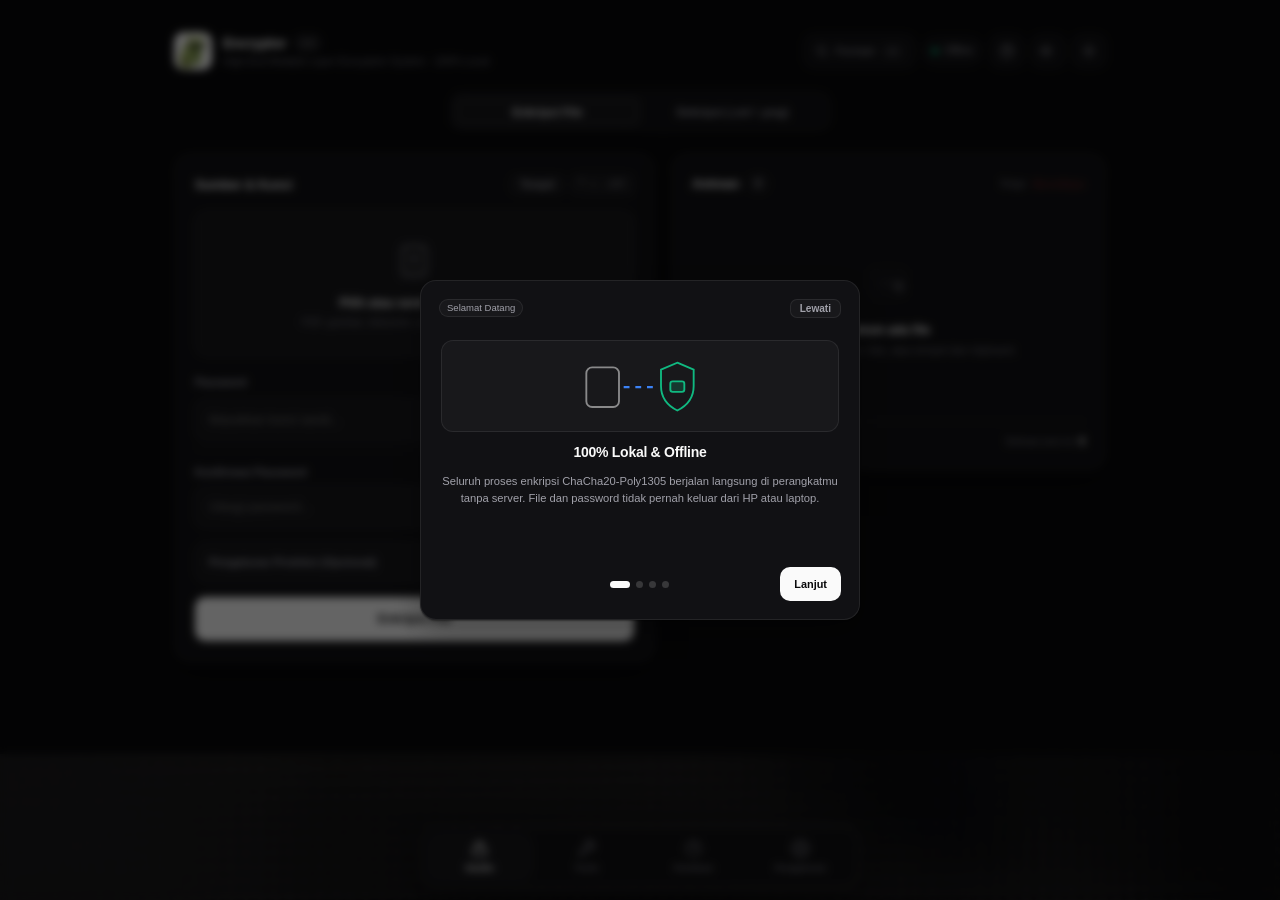
<file: index.html>
<!DOCTYPE html>
<html lang="id" data-theme="dark">
<head>
  <meta charset="UTF-8" />
  <meta name="viewport" content="width=device-width, initial-scale=1.0, maximum-scale=1.0, user-scalable=no, viewport-fit=cover" />
  <meta name="theme-color" content="#09090b" />
  <title>Encryptor — Offline File Encryption</title>
  <link rel="stylesheet" href="css/style.css" />
</head>
<body>
  <!-- Subtle Architectural Background -->
  <div id="bgImageLayer" class="bg-image-layer" aria-hidden="true"></div>
  <div id="bgGridLayer" class="bg-grid-layer" aria-hidden="true"></div>
  <div id="ambientLight" class="ambient-light" aria-hidden="true"></div>

  <!-- Main Layout -->
  <div class="app-shell">
    <!-- Minimalist Topbar -->
    <header class="topbar">
      <div class="brand">
        <div class="brand-mark">
          <img src="assets/logo.png" alt="Logo" class="brand-logo-img" onerror="this.style.display='none'; document.getElementById('brandMarkSvg').style.display='block';" />
          <svg id="brandMarkSvg" style="display:none;" viewBox="0 0 24 24" fill="none" stroke="currentColor" stroke-width="2" stroke-linecap="round" stroke-linejoin="round">
            <rect x="4" y="11" width="16" height="10" rx="2.5"></rect>
            <path d="M8 11V7.5a4 4 0 0 1 8 0V11"></path>
          </svg>
        </div>
        <div class="brand-meta">
          <div class="brand-name-row">
            <h1 id="appNameText">Encryptor</h1>
            <span class="badge-subtle" id="appVersionText">4.5</span>
          </div>
          <p class="brand-sub">High-End Multiple Layer Encryption System &middot; 100% Local</p>
        </div>
      </div>

      <div class="topbar-actions">
        <button type="button" class="cmd-trigger-btn" id="btnOpenCmd" title="Menu Perintah Cepat (Ctrl+K)">
          <svg viewBox="0 0 24 24" fill="none" stroke="currentColor" stroke-width="1.8">
            <circle cx="11" cy="11" r="7"></circle>
            <line x1="20" y1="20" x2="16.65" y2="16.65"></line>
          </svg>
          <span>Perintah</span>
          <kbd>&#8984;K</kbd>
        </button>

        <span class="status-chip" id="securityStatusPill">
          <span class="status-dot"></span> Offline
        </span>
        
        <button type="button" class="icon-pill-btn" id="btnOpenGuide" title="Panduan & Blueprint Kriptografi" aria-label="Panduan">
          <svg viewBox="0 0 24 24" fill="none" stroke="currentColor" stroke-width="1.8">
            <circle cx="12" cy="12" r="9"></circle>
            <path d="M9.09 9a3 3 0 0 1 5.83 1c0 2-3 3-3 3"></path>
            <line x1="12" y1="17" x2="12.01" y2="17"></line>
          </svg>
        </button>



        <button type="button" class="icon-pill-btn" id="btnToggleSound" title="Suara UI" aria-label="Suara UI">
          <svg id="soundIconOn" viewBox="0 0 24 24" fill="none" stroke="currentColor" stroke-width="1.8">
            <polygon points="11 5 6 9 2 9 2 15 6 15 11 19 11 5"></polygon>
            <path d="M15.54 8.46a5 5 0 0 1 0 7.07"></path>
          </svg>
          <svg id="soundIconOff" style="display:none;" viewBox="0 0 24 24" fill="none" stroke="currentColor" stroke-width="1.8">
            <polygon points="11 5 6 9 2 9 2 15 6 15 11 19 11 5"></polygon>
            <line x1="22" y1="9" x2="16" y2="15"></line>
            <line x1="16" y1="9" x2="22" y2="15"></line>
          </svg>
        </button>

        <button type="button" class="icon-pill-btn" id="btnToggleTheme" title="Ganti Tema Terang/Gelap" aria-label="Ganti Tema">
          <svg id="themeIconSun" style="display:none;" viewBox="0 0 24 24" fill="none" stroke="currentColor" stroke-width="1.8">
            <circle cx="12" cy="12" r="4"></circle>
            <path d="M12 2v2M12 20v2M4.93 4.93l1.41 1.41M17.66 17.66l1.41 1.41M2 12h2M20 12h2M6.34 17.66l-1.41 1.41M19.07 4.93l-1.41 1.41"></path>
          </svg>
          <svg id="themeIconMoon" viewBox="0 0 24 24" fill="none" stroke="currentColor" stroke-width="1.8">
            <path d="M21 12.79A9 9 0 1 1 11.21 3 7 7 0 0 0 21 12.79z"></path>
          </svg>
        </button>
      </div>
    </header>

    <!-- Sliding Segmented Control -->
    <div class="segmented-wrap">
      <div class="segmented-control" id="modeTabs" role="tablist">
        <div class="segmented-indicator" id="tabIndicator"></div>
        <button type="button" class="seg-btn active" id="tabEncrypt" role="tab" aria-selected="true" data-mode="encrypt">
          Enkripsi File
        </button>
        <button type="button" class="seg-btn" id="tabDecrypt" role="tab" aria-selected="false" data-mode="decrypt">
          Dekripsi (.cel / .png)
        </button>
      </div>
    </div>

    <!-- Main 2-Column Studio Workspace -->
    <main class="studio-grid">
      <!-- Primary Action Surface -->
      <section class="surface-card">
        <div class="card-head">
          <h2 id="panelTitle">Sumber &amp; Kunci</h2>
          <div class="head-actions-inline">
            <button type="button" class="btn-chip-subtle" id="btnPasteClipboard" title="Tempel teks/gambar dari Clipboard">
              Tempel
            </button>
            <span class="mono-tag" id="modeBadgeExt">* &rarr; .cel</span>
          </div>
        </div>

        <!-- Magnetic Dropzone -->
        <div class="dropzone" id="dropzone" tabindex="0" role="button" aria-label="Pilih atau seret file">
          <div class="dropzone-art" id="dropzoneIllustration"></div>
          <p class="dropzone-title" id="dropzoneTitle">Pilih atau seret file ke sini</p>
          <p class="dropzone-sub" id="dropzoneSub">PDF, gambar, dokumen, arsip, atau tekan Ctrl+V</p>
          <input type="file" id="fileInput" multiple />
        </div>

        <!-- Credentials Form -->
        <form id="cryptoForm" class="form-stack" autocomplete="off" novalidate>
          <div class="field">
            <div class="field-top">
              <label for="passwordInput">Password</label>
              <div class="field-metrics">
                <span class="tabular-chip" id="crackTimeBadge">Crack: &mdash;</span>
                <span class="tabular-chip" id="entropyBadge">0 bit</span>
                <span class="strength-label" id="strengthText">Kosong</span>
              </div>
            </div>
            <div class="input-box">
              <input type="password" id="passwordInput" placeholder="Masukkan kunci sandi..." autocomplete="new-password" spellcheck="false" />
              <div class="input-inline-tools">
                <button type="button" class="inline-tool-btn" id="btnGenPassword" title="Buat Password Acak CSPRNG">
                  <svg viewBox="0 0 24 24" fill="none" stroke="currentColor" stroke-width="1.8"><path d="M13 2L3 14h9l-1 8 10-12h-9l1-8z"/></svg>
                </button>
                <button type="button" class="inline-tool-btn" id="btnCopyPassword" title="Salin Password">
                  <svg viewBox="0 0 24 24" fill="none" stroke="currentColor" stroke-width="1.8"><rect x="9" y="9" width="13" height="13" rx="2"/><path d="M5 15H4a2 2 0 0 1-2-2V4a2 2 0 0 1 2-2h9a2 2 0 0 1 2 2v1"/></svg>
                </button>
                <button type="button" class="inline-tool-btn toggle-vis-btn" data-target="passwordInput" title="Tampilkan/Sembunyikan">
                  <svg viewBox="0 0 24 24" fill="none" stroke="currentColor" stroke-width="1.8"><path d="M1 12s4-8 11-8 11 8 11 8-4 8-11 8-11-8-11-8z"/><circle cx="12" cy="12" r="3"/></svg>
                </button>
              </div>
            </div>
            <div class="meter-track" id="strengthBarTrack">
              <div class="meter-fill" id="strengthBarFill"></div>
            <div class="entropy-graph-wrap" id="entropyGraphWrap">
              <div class="entropy-graph-top">
                <span>Kurva Ketahanan Brute-Force</span>
                <strong id="entropyZoneLabel">Siaga</strong>
              </div>
              <svg class="entropy-svg" viewBox="0 0 280 54" preserveAspectRatio="none">
                <defs>
                  <linearGradient id="entGrad" x1="0" y1="0" x2="1" y2="0">
                    <stop offset="0%" stop-color="#ef4444" stop-opacity="0.28"/>
                    <stop offset="45%" stop-color="#f59e0b" stop-opacity="0.26"/>
                    <stop offset="75%" stop-color="#10b981" stop-opacity="0.28"/>
                    <stop offset="100%" stop-color="#3b82f6" stop-opacity="0.34"/>
                  </linearGradient>
                  <clipPath id="entClip"><rect id="entropyClipRect" x="0" y="0" width="8" height="54"/></clipPath>
                </defs>
                <path d="M 8 48 C 65 44, 130 22, 272 8" fill="none" stroke="var(--border-strong)" stroke-width="1.6" stroke-dasharray="3 3"/>
                <path d="M 8 48 C 65 44, 130 22, 272 8 L 272 52 L 8 52 Z" fill="url(#entGrad)" clip-path="url(#entClip)"/>
                <path d="M 8 48 C 65 44, 130 22, 272 8" fill="none" stroke="var(--accent)" stroke-width="2" clip-path="url(#entClip)"/>
                <line id="entropyGuideLine" x1="8" y1="48" x2="8" y2="52" stroke="var(--border-strong)" stroke-width="1"/>
                <circle id="entropyDotGlow" cx="8" cy="48" r="6" opacity="0.22"/>
                <circle id="entropyDot" cx="8" cy="48" r="3.2"/>
              </svg>
              <div class="avalanche-wrap">
                <div class="entropy-graph-top">
                  <span>Avalanche Effect (256-bit SHA-256)</span>
                  <strong id="avalanchePct" style="color:var(--accent);">0% bit flip</strong>
                </div>
                <canvas id="avalancheCanvas" class="avalanche-canvas" width="280" height="48"></canvas>
              </div>
            </div>
            </div>
          </div>

          <div class="collapsible-field" id="confirmPasswordGroup">
            <div class="collapsible-inner">
              <div class="field">
                <div class="field-top">
                  <label for="confirmPasswordInput">Konfirmasi Password</label>
                  <span class="match-label" id="matchText"></span>
                </div>
                <div class="input-box">
                  <input type="password" id="confirmPasswordInput" placeholder="Ulangi password..." autocomplete="new-password" spellcheck="false" />
                  <div class="input-inline-tools">
                    <button type="button" class="inline-tool-btn toggle-vis-btn" data-target="confirmPasswordInput" title="Tampilkan/Sembunyikan">
                      <svg viewBox="0 0 24 24" fill="none" stroke="currentColor" stroke-width="1.8"><path d="M1 12s4-8 11-8 11 8 11 8-4 8-11 8-11-8-11-8z"/><circle cx="12" cy="12" r="3"/></svg>
                    </button>
                  </div>
                </div>
              </div>
            </div>
          </div>

          <div class="notice-banner" id="weakPasswordBanner" style="display:none;">
            Entropi sandi rendah. Ketuk ikon petir (&#9889;) untuk membuat sandi acak 20 karakter.
          </div>

          <!-- Progressive Disclosure: Opt-In Protection Settings -->
          <div class="accordion" id="advancedAccordion">
            <button type="button" class="accordion-trigger" id="btnToggleAdvanced" aria-expanded="false">
              <span>Pengaturan Proteksi (Opsional)</span>
              <div class="accordion-right">
                <span class="tabular-chip" id="activeProtectionsBadge">Standar Lv 1</span>
                <svg class="chevron" viewBox="0 0 24 24" fill="none" stroke="currentColor" stroke-width="2"><polyline points="6 9 12 15 18 9"/></svg>
              </div>
            </button>
            <div class="accordion-body" id="advancedContent">
              <div class="accordion-inner">
                <!-- 1. Multi-Layer Cascade Level (Encrypt Only) -->
                <div class="setting-row" id="cascadeLevelRow">
                  <div class="setting-copy">
                    <strong>Multi-Layer Cascade</strong>
                    <span>Lapisan enkripsi berantai (Lv 3 + padding acak)</span>
                  </div>
                  <div class="level-pills" id="cascadeLevelPills">
                    <button type="button" class="level-btn active" data-level="1">Lv 1</button>
                    <button type="button" class="level-btn" data-level="2">Lv 2</button>
                    <button type="button" class="level-btn" data-level="3">Lv 3</button>
                  </div>
                </div>

                <!-- 2. Kunci Ganda Fisik (SHA-256 Keyfile — Encrypt & Decrypt) -->
                <div class="setting-block" id="keyfileBlock">
                  <label class="setting-row">
                    <div class="setting-copy">
                      <strong>Kunci Ganda Fisik (SHA-256 Keyfile)</strong>
                      <span>Gabungkan sandi dengan hash file fisik pilihan</span>
                    </div>
                    <input type="checkbox" id="keyfileToggle" class="toggle-switch" />
                  </label>
                  <div class="opt-subpanel" id="keyfilePanel">
                    <div class="opt-subpanel-inner">
                      <div class="file-pick-row">
                        <button type="button" class="btn-ghost-sm" id="btnPickKeyfile">Pilih Keyfile</button>
                        <span class="pick-label" id="keyfileNameLabel">Belum ada keyfile dipilih</span>
                        <button type="button" class="btn-clear-mini" id="btnClearKeyfile" style="display:none;">&#10005;</button>
                        <input type="file" id="keyfileInput" style="display:none;" />
                      </div>
                    </div>
                  </div>
                </div>

                <!-- 2B. 2-Part Split Key (Kunci Terbelah — Encrypt & Decrypt) -->
                <div class="setting-block" id="splitKeyBlock">
                  <label class="setting-row">
                    <div class="setting-copy">
                      <strong>2-Part Split Key (Kunci B)</strong>
                      <span>Wajibkan kunci kedua terpisah untuk membuka file</span>
                    </div>
                    <input type="checkbox" id="splitKeyToggle" class="toggle-switch" />
                  </label>
                  <div class="opt-subpanel" id="splitKeyPanel">
                    <div class="opt-subpanel-inner">
                      <input type="password" id="splitKeyInput" class="sub-input" placeholder="Masukkan Kunci Bagian B..." autocomplete="new-password" />
                    </div>
                  </div>
                </div>

                <!-- 2C. Penyamaran Nama File (Encrypt Only) -->
                <div class="setting-block" id="obfuscateBlock">
                  <label class="setting-row">
                    <div class="setting-copy">
                      <strong>Samarkan Nama File (.cel)</strong>
                      <span>Ubah nama luar menjadi acak atau samaran (misal ankxhjbak.cel)</span>
                    </div>
                    <input type="checkbox" id="obfuscateToggle" class="toggle-switch" />
                  </label>
                  <div class="opt-subpanel" id="obfuscatePanel">
                    <div class="opt-subpanel-inner">
                      <div class="level-pills" id="obfuscateModePills" style="width:100%;display:grid;grid-template-columns:repeat(3,1fr);">
                        <button type="button" class="level-btn active" data-obf="random">Acak</button>
                        <button type="button" class="level-btn" data-obf="system">Sistem</button>
                        <button type="button" class="level-btn" data-obf="custom">Kustom</button>
                      </div>
                      <input type="text" id="customAliasInput" class="sub-input" placeholder="Ketik nama samaran tanpa .cel..." style="display:none;" />
                    </div>
                  </div>
                </div>


                <!-- 3. Kapsul Waktu (Encrypt Only) -->
                <div class="setting-block" id="expiryBlock">
                  <label class="setting-row">
                    <div class="setting-copy">
                      <strong>Kapsul Waktu (Kedaluwarsa)</strong>
                      <span>Tolak dekripsi otomatis setelah tanggal tertentu</span>
                    </div>
                    <input type="checkbox" id="expiryToggle" class="toggle-switch" />
                  </label>
                  <div class="opt-subpanel" id="expiryPanel">
                    <div class="opt-subpanel-inner">
                      <input type="datetime-local" id="expiryInput" class="sub-input" />
                    </div>
                  </div>
                </div>

                <!-- 4. Duress Vault / File Pancingan (Encrypt Only) -->
                <div class="setting-block" id="duressBlock">
                  <label class="setting-row">
                    <div class="setting-copy">
                      <strong>Duress Vault (File Pancingan)</strong>
                      <span>Sembunyikan file umpan dengan password kedua</span>
                    </div>
                    <input type="checkbox" id="duressToggle" class="toggle-switch" />
                  </label>
                  <div class="opt-subpanel" id="duressPanel">
                    <div class="opt-subpanel-inner">
                      <div class="file-pick-row">
                        <button type="button" class="btn-ghost-sm" id="btnPickDuressFile">Pilih File Umpan</button>
                        <span class="pick-label" id="duressFileLabel">Belum ada file umpan</span>
                        <input type="file" id="duressFileInput" style="display:none;" />
                      </div>
                      <input type="password" id="duressPasswordInput" class="sub-input" placeholder="Password Pancingan (harus beda dari utama)..." autocomplete="new-password" />
                    </div>
                  </div>
                </div>

                <!-- 5. PNG Steganography (Encrypt Only) -->
                <div class="setting-block" id="stegoBlock">
                  <label class="setting-row">
                    <div class="setting-copy">
                      <strong>Kamuflase Gambar (PNG Steganography)</strong>
                      <span>Sisipkan .cel ke piksel gambar cover (.png)</span>
                    </div>
                    <input type="checkbox" id="stegoToggle" class="toggle-switch" />
                  </label>
                  <div class="opt-subpanel" id="stegoPanel">
                    <div class="opt-subpanel-inner">
                      <div class="file-pick-row">
                      <div class="stego-gauge-box" id="stegoGaugeBox" style="display:none;">
                        <div class="stego-ring-wrap">
                          <svg viewBox="0 0 44 44">
                            <circle cx="22" cy="22" r="18" fill="none" stroke="var(--border)" stroke-width="4"/>
                            <circle id="stegoGaugeArc" cx="22" cy="22" r="18" fill="none" stroke="#10b981" stroke-width="4" stroke-linecap="round" transform="rotate(-90 22 22)"/>
                          </svg>
                          <span id="stegoGaugePct">0%</span>
                        </div>
                        <div class="stego-gauge-detail" id="stegoGaugeDetail"></div>
                      </div>
                        <button type="button" class="btn-ghost-sm" id="btnPickCoverImg">Pilih Gambar Cover</button>
                        <span class="pick-label" id="coverImgLabel">Pilih foto PNG/JPG beresolusi cukup</span>
                        <input type="file" id="coverImgInput" accept="image/png,image/jpeg,image/webp" style="display:none;" />
                      </div>
                    </div>
                  </div>
                </div>

                <!-- 6. Multi-File Vault Bundle & CPU Benchmark -->
                <label class="setting-row" id="bundleToggleWrap">
                  <div class="setting-copy">
                    <strong>Arsip Brankas Tunggal (.cel)</strong>
                    <span>Gabungkan seluruh antrean ke dalam 1 file</span>
                  </div>
                  <input type="checkbox" id="bundleModeToggle" class="toggle-switch" />
                </label>

                <div class="setting-row">
                  <div class="setting-copy">
                    <strong>Kalibrasi CPU &amp; Auto-Wipe</strong>
                <div class="bench-graph-box" id="benchGraphBox" style="display:none;"></div>
                    <span><span id="statIterations">600K KDF</span> &middot; <span id="autoWipeBadge">Wipe 30s</span></span>
                  </div>
                  <button type="button" class="btn-ghost-sm" id="btnBenchmark">Kalibrasi</button>
                </div>
              </div>
            </div>
          </div>

          <!-- Primary CTA -->
          <div class="cta-stack">
            <button type="submit" class="btn-primary" id="btnStartProcess">
              <span id="btnStartLabel">Enkripsi File</span>
            </button>
            <button type="button" class="btn-danger" id="btnCancelProcess" style="display:none;">
              Batalkan Proses
            </button>
          </div>
        </form>

        <!-- Active Progress Panel -->
        <div class="progress-panel" id="cryptoVisualizer" style="display:none;">
          <div class="progress-head">
            <div class="progress-meta">
              <span class="progress-mode-pill" id="visualizerMode">ENCRYPT</span>
              <span class="progress-filename" id="visualizerFile">Memproses...</span>
            </div>
            <span class="progress-pct" id="visualizerPercent">0%</span>
          </div>
          <div class="progress-bar-track">
            <div class="progress-bar-fill" id="visualizerBarFill"></div>
          </div>
          <div class="progress-stage" id="visualizerStage">Inisialisasi...</div>
        </div>
      </section>

      <!-- Queue Surface -->
      <section class="surface-card queue-card">
        <div class="card-head">
          <div class="head-with-count">
            <h2>Antrean</h2>
            <span class="count-pill" id="queueBadge">0</span>
          </div>
          <div class="queue-head-right">
            <span class="session-pill" id="statSessionActivity">Siaga</span>
            <button type="button" class="btn-link-danger" id="btnRemoveAll" disabled>Bersihkan</button>
          </div>
        </div>

        <p class="gesture-hint" id="gestureHint" style="display:none;">
          Geser kartu ke kiri untuk hapus &middot; Geser kanan untuk simpan
        </p>

        <div class="queue-list" id="queueList">
          <div class="empty-state" id="queueEmptyState">
            <div class="empty-art" id="queueEmptyIllustration"></div>
            <p class="empty-title">Belum ada file</p>
            <p class="empty-sub">Tambahkan dokumen, foto, atau tempel dari clipboard.</p>
          </div>
        </div>

        <div class="queue-footer-stats">
          <span>Total antrean: <strong id="statQueueCount">0</strong></span>
          <span>Selesai sesi ini: <strong id="statProcessedCount">0</strong></span>
        </div>
      </section>
    </main>
  </div>

  <!-- Slide-Over Drawer (Inspector & Preview) -->
  <div id="drawerBackdrop" class="drawer-backdrop" aria-hidden="true">
    <aside class="drawer-panel" role="dialog" aria-modal="true" aria-labelledby="drawerTitle">
      <div class="drawer-handle"></div>
      <div class="drawer-header">
        <div>
          <h3 id="drawerTitle">Inspektur</h3>
          <p id="drawerSubtitle" class="drawer-sub">Detail file lokal</p>
        </div>
        <button type="button" class="icon-pill-btn" id="btnCloseDrawer" aria-label="Tutup panel">
          <svg viewBox="0 0 24 24" fill="none" stroke="currentColor" stroke-width="2">
            <line x1="18" y1="6" x2="6" y2="18"></line>
            <line x1="6" y1="6" x2="18" y2="18"></line>
          </svg>
        </button>
      </div>
      <div class="drawer-body" id="drawerBody"></div>
    </aside>
  </div>

  <!-- Command Palette (Ctrl+K) -->
  <div id="cmdBackdrop" class="cmd-backdrop" aria-hidden="true">
    <div class="cmd-dialog" role="dialog" aria-modal="true" aria-label="Perintah Cepat">
      <div class="cmd-input-wrap">
        <svg viewBox="0 0 24 24" fill="none" stroke="currentColor" stroke-width="1.8">
          <circle cx="11" cy="11" r="7"></circle>
          <line x1="20" y1="20" x2="16.65" y2="16.65"></line>
        </svg>
        <input type="text" id="cmdSearchInput" placeholder="Cari aksi cepat..." autocomplete="off" />
        <button type="button" class="cmd-esc" id="btnCloseCmd">ESC</button>
      </div>
      <div class="cmd-list" id="cmdList"></div>
    </div>
  </div>

  <!-- Toast & Modal -->
  <div id="toastContainer" class="toast-container" aria-live="polite"></div>

  <div id="modalBackdrop" class="modal-backdrop" aria-hidden="true" role="dialog" aria-modal="true" aria-labelledby="modalTitle">
    <div class="surface-card modal-box">
      <h3 id="modalTitle">Konfirmasi</h3>
      <p id="modalMessage">Lanjutkan tindakan ini?</p>
      <div class="modal-actions">
        <button type="button" class="btn-secondary" id="modalCancelBtn">Batal</button>
        <button type="button" class="btn-primary" id="modalConfirmBtn">Lanjutkan</button>
      </div>
    </div>
  </div>
  
  <!-- 1. Full-Motion Start-Up Onboarding -->
  <div id="onboardBackdrop" class="modal-backdrop" aria-hidden="true">
    <div class="surface-card onboard-card">
      <div class="onboard-top">
        <span class="badge-subtle">Selamat Datang</span>
        <button type="button" class="btn-chip-subtle" id="btnOnboardSkip">Lewati</button>
      </div>
      <div class="onboard-viewport" id="onboardViewport">
        <div class="onboard-track" id="onboardTrack">
          <!-- Slide 1 -->
          <div class="onboard-slide">
            <div class="onboard-art">
              <svg viewBox="0 0 120 72" fill="none" stroke="currentColor" stroke-width="1.6">
                <rect x="14" y="20" width="28" height="34" rx="5" opacity="0.5"/>
                <path class="svg-flow-dash" d="M46 37 H74" stroke="var(--accent)" stroke-width="2"/>
                <path d="M92 16 l14 6 v14 c0 10-6 17-14 21 c-8-4-14-11-14-21 V22 z" stroke="var(--success)"/>
                <rect x="86" y="32" width="12" height="9" rx="2" fill="var(--success)" fill-opacity="0.2" stroke="var(--success)"/>
              </svg>
            </div>
            <h3>100% Lokal &amp; Offline</h3>
            <p>Seluruh proses enkripsi ChaCha20-Poly1305 berjalan langsung di perangkatmu tanpa server. File dan password tidak pernah keluar dari HP atau laptop.</p>
          </div>
          <!-- Slide 2 -->
          <div class="onboard-slide">
            <div class="onboard-art">
              <svg viewBox="0 0 120 72" fill="none" stroke="currentColor" stroke-width="1.6">
                <circle class="svg-pulse-ring" cx="60" cy="36" r="26" stroke="#8b5cf6" opacity="0.35"/>
                <circle cx="60" cy="36" r="18" stroke="#3b82f6" opacity="0.65"/>
                <circle cx="60" cy="36" r="10" stroke="#10b981"/>
                <circle cx="60" cy="36" r="3" fill="#10b981"/>
              </svg>
            </div>
            <h3>Cascade 3 Lapis &amp; Keyfile Fisik</h3>
            <p>Aktifkan manual hingga 3 lapis enkripsi berantai dan gabungkan sandi dengan hash SHA-256 dari file fisik pilihanmu (foto/MP3/PDF).</p>
          </div>
          <!-- Slide 3 -->
          <div class="onboard-slide">
            <div class="onboard-art">
              <svg viewBox="0 0 120 72" fill="none" stroke="currentColor" stroke-width="1.6">
                <rect x="16" y="16" width="38" height="40" rx="6" stroke="var(--accent)"/>
                <circle cx="28" cy="28" r="3" fill="var(--accent)"/>
                <polyline points="18 48 30 35 40 44 52 30" stroke="var(--accent)"/>
                <path class="svg-flow-dash" d="M58 36 H72" stroke="var(--warning)"/>
                <rect x="76" y="16" width="28" height="17" rx="4" stroke="var(--success)"/>
                <rect x="76" y="39" width="28" height="17" rx="4" stroke="var(--danger)" stroke-dasharray="3 2"/>
              </svg>
            </div>
            <h3>Duress Vault &amp; Kamuflase PNG</h3>
            <p>Sembunyikan file pancingan dengan password kedua, atur Kapsul Waktu kedaluwarsa, atau sisipkan arsip ke piksel gambar PNG.</p>
          </div>
          <!-- Slide 4: Mini Sandbox -->
          <div class="onboard-slide">
            <h3>Uji Coba Cepat (Sandbox)</h3>
            <p>Geser pengatur di bawah untuk melihat perbandingan lapisan Cascade, atau mulai tur sorotan langsung di UI.</p>
            <div class="sandbox-box">
              <div class="sandbox-head" id="sandboxLevelText">Level 1 — Cepat (1 Lapis ChaCha20)</div>
              <input type="range" id="sandboxLevelSlider" min="1" max="3" value="1" class="sandbox-range" />
              <div class="bench-bar-track"><div id="sandboxBarFill" class="bench-bar-fill" style="width:36%;background:#10b981;"></div></div>
              <button type="button" class="btn-secondary" id="btnOnboardTour" style="height:36px;font-size:0.78rem;margin-top:4px;">Mulai Tur Sorotan UI</button>
            </div>
          </div>
        </div>
      </div>
      <div class="onboard-footer">
        <button type="button" class="btn-chip-subtle" id="btnOnboardPrev">Kembali</button>
        <div class="onboard-dots">
          <span class="onboard-dot active"></span>
          <span class="onboard-dot"></span>
          <span class="onboard-dot"></span>
          <span class="onboard-dot"></span>
        </div>
        <button type="button" class="btn-primary" id="btnOnboardNext" style="width:auto;height:34px;padding:0 14px;font-size:0.78rem;">Lanjut</button>
      </div>
    </div>
  </div>

  <!-- 2. Interactive Cryptography Blueprint / Halaman Petunjuk -->
  <div id="guideBackdrop" class="modal-backdrop" aria-hidden="true">
    <div class="surface-card guide-card">
      <div class="drawer-header">
        <div>
          <h3>Blueprint Cara Kerja</h3>
          <p class="drawer-sub">Ketuk tiap blok pipeline untuk melihat struktur biner</p>
        </div>
        <button type="button" class="icon-pill-btn" id="btnCloseGuide" aria-label="Tutup">
          <svg viewBox="0 0 24 24" fill="none" stroke="currentColor" stroke-width="2">
            <line x1="18" y1="6" x2="6" y2="18"></line><line x1="6" y1="6" x2="18" y2="18"></line>
          </svg>
        </button>
      </div>
      <div class="bp-grid">
        <button type="button" class="bp-node active" data-node="input">1. Input</button>
        <button type="button" class="bp-node" data-node="keyfile">2. Keyfile</button>
        <button type="button" class="bp-node" data-node="pbkdf2">3. PBKDF2</button>
        <button type="button" class="bp-node" data-node="cascade">4. Cascade</button>
        <button type="button" class="bp-node" data-node="aead">5. Poly1305</button>
        <button type="button" class="bp-node" data-node="stego">6. Stego PNG</button>
      </div>
      <div class="bp-detail-box" id="bpDetailBox"></div>
      <div class="modal-actions">
        <button type="button" class="btn-secondary" id="btnGuideReplayOnboard">Putar Onboarding</button>
        <button type="button" class="btn-primary" id="btnGuideStartTour">Tur Sorotan UI</button>
      </div>
    </div>
  </div>

  <!-- 3. Interactive Spotlight Tour Overlay -->
  <div id="spotlightOverlay" class="spotlight-overlay" aria-hidden="true">
    <div id="spotlightRing" class="spotlight-ring"></div>
    <div id="spotlightCard" class="surface-card spotlight-card">
      <div class="onboard-top">
        <span class="tabular-chip" id="spotStepBadge">1 / 5</span>
        <button type="button" class="btn-chip-subtle" id="btnSpotClose">Tutup</button>
      </div>
      <h4 id="spotTitle">Judul</h4>
      <p id="spotDesc">Deskripsi</p>
      <button type="button" class="btn-primary" id="btnSpotNext" style="height:36px;font-size:0.8rem;">Lanjut</button>
    </div>
  </div>

  <!-- iOS Bottom Navigation Bar -->
  <nav class="ios-tabbar" aria-label="Navigasi Utama">
    <a href="index.html" class="ios-tab-link active">
      <svg viewBox="0 0 24 24" fill="none" stroke="currentColor" stroke-width="1.8"><rect x="4" y="11" width="16" height="10" rx="2.5"/><path d="M8 11V7.5a4 4 0 0 1 8 0V11"/></svg>
      <span>Studio</span>
    </a>
    <a href="tools.html" class="ios-tab-link">
      <svg viewBox="0 0 24 24" fill="none" stroke="currentColor" stroke-width="1.8"><path d="M14.7 6.3a1 1 0 0 0 0 1.4l1.6 1.6a1 1 0 0 0 1.4 0l3.77-3.77a6 6 0 0 1-7.94 7.94l-6.91 6.91a2.12 2.12 0 0 1-3-3l6.91-6.91a6 6 0 0 1 7.94-7.94l-3.76 3.76z"/></svg>
      <span>Tools</span>
    </a>
    <a href="guide.html" class="ios-tab-link">
      <svg viewBox="0 0 24 24" fill="none" stroke="currentColor" stroke-width="1.8"><circle cx="12" cy="12" r="9"/><path d="M9.09 9a3 3 0 0 1 5.83 1c0 2-3 3-3 3"/><line x1="12" y1="17" x2="12.01" y2="17"/></svg>
      <span>Panduan</span>
    </a>
    <a href="settings.html" class="ios-tab-link">
      <svg viewBox="0 0 24 24" fill="none" stroke="currentColor" stroke-width="1.8"><circle cx="12" cy="12" r="3"/><path d="M19.4 15a1.65 1.65 0 0 0 .33 1.82l.06.06a2 2 0 1 1-2.83 2.83l-.06-.06a1.65 1.65 0 0 0-1.82-.33 1.65 1.65 0 0 0-1 1.51V21a2 2 0 1 1-4 0v-.09A1.65 1.65 0 0 0 9 19.4a1.65 1.65 0 0 0-1.82.33l-.06.06a2 2 0 1 1-2.83-2.83l.06-.06a1.65 1.65 0 0 0 .33-1.82 1.65 1.65 0 0 0-1.51-1H3a2 2 0 1 1 0-4h.09A1.65 1.65 0 0 0 4.6 9a1.65 1.65 0 0 0-.33-1.82l-.06-.06a2 2 0 1 1 2.83-2.83l.06.06a1.65 1.65 0 0 0 1.82.33H9a1.65 1.65 0 0 0 1-1.51V3a2 2 0 1 1 4 0v.09a1.65 1.65 0 0 0 1 1.51 1.65 1.65 0 0 0 1.82-.33l.06-.06a2 2 0 1 1 2.83 2.83l-.06.06a1.65 1.65 0 0 0-.33 1.82V9a1.65 1.65 0 0 0 1.51 1H21a2 2 0 1 1 0 4h-.09a1.65 1.65 0 0 0-1.51 1z"/></svg>
      <span>Pengaturan</span>
    </a>
  </nav>

  <!-- Classic Script Loading Order -->
  <script src="config.js"></script>
  <script src="js/prefs.js"></script>
  <script src="js/assets.js"></script>
  <script src="js/sound.js"></script>
  <script src="js/crypto.js"></script>
  <script src="js/stego.js"></script>
  <script src="js/security-pro.js"></script>
  <script src="js/animations.js"></script>
  <script src="js/onboarding-graphs.js"></script>
  <script src="js/app.js"></script>
</body>
</html>
</file>
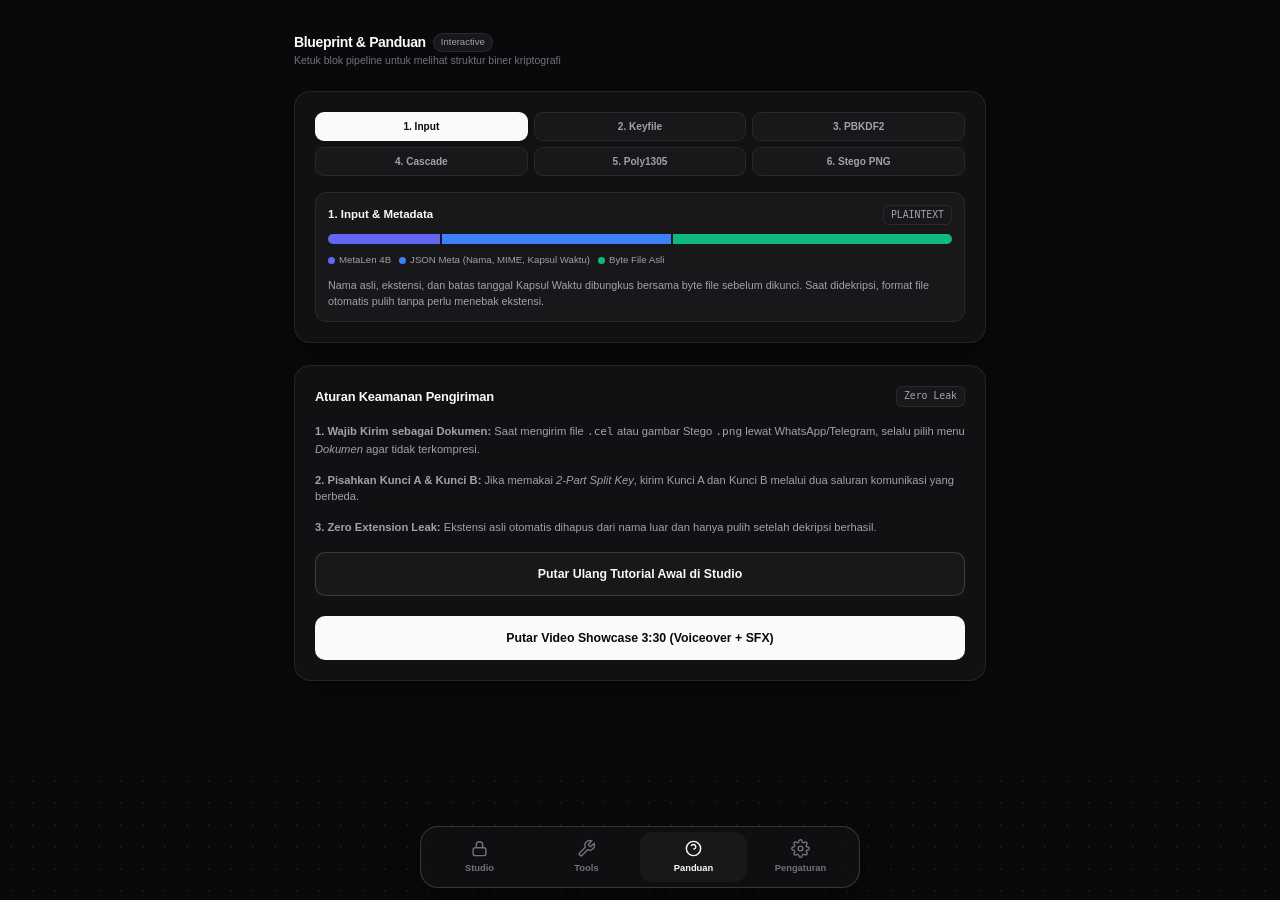
<file: guide.html>
<!DOCTYPE html>
<html lang="id" data-theme="dark">
<head>
  <meta charset="UTF-8" />
  <meta name="viewport" content="width=device-width, initial-scale=1.0, maximum-scale=1.0, user-scalable=no, viewport-fit=cover" />
  <meta name="theme-color" content="#09090b" />
  <title>Encryptor — Guide &amp; Blueprint</title>
  <link rel="stylesheet" href="css/style.css" />
</head>
<body>
  <div id="bgGridLayer" class="bg-grid-layer" aria-hidden="true"></div>
  <div id="ambientLight" class="ambient-light" aria-hidden="true"></div>

  <div class="app-shell" style="max-width:740px;">
    <header class="topbar">
      <div class="brand-meta">
        <div class="brand-name-row">
          <h1>Blueprint &amp; Panduan</h1>
          <span class="badge-subtle">Interactive</span>
        </div>
        <p class="brand-sub">Ketuk blok pipeline untuk melihat struktur biner kriptografi</p>
      </div>
    </header>

    <section class="surface-card">
      <div class="bp-grid">
        <button type="button" class="bp-node active" data-node="input">1. Input</button>
        <button type="button" class="bp-node" data-node="keyfile">2. Keyfile</button>
        <button type="button" class="bp-node" data-node="pbkdf2">3. PBKDF2</button>
        <button type="button" class="bp-node" data-node="cascade">4. Cascade</button>
        <button type="button" class="bp-node" data-node="aead">5. Poly1305</button>
        <button type="button" class="bp-node" data-node="stego">6. Stego PNG</button>
      </div>
      <div class="bp-detail-box" id="bpDetailBox"></div>
    </section>

    <section class="surface-card">
      <div class="card-head">
        <h2>Aturan Keamanan Pengiriman</h2>
        <span class="mono-tag">Zero Leak</span>
      </div>
      <div class="form-stack" style="font-size:0.8rem;color:var(--text-secondary);">
        <p><strong>1. Wajib Kirim sebagai Dokumen:</strong> Saat mengirim file <code>.cel</code> atau gambar Stego <code>.png</code> lewat WhatsApp/Telegram, selalu pilih menu <em>Dokumen</em> agar tidak terkompresi.</p>
        <p><strong>2. Pisahkan Kunci A &amp; Kunci B:</strong> Jika memakai <em>2-Part Split Key</em>, kirim Kunci A dan Kunci B melalui dua saluran komunikasi yang berbeda.</p>
        <p><strong>3. Zero Extension Leak:</strong> Ekstensi asli otomatis dihapus dari nama luar dan hanya pulih setelah dekripsi berhasil.</p>
      </div>
      <button type="button" class="btn-secondary" id="btnResetOnboard">Putar Ulang Tutorial Awal di Studio</button>
      <a href="showcase.html" class="btn-primary" style="text-decoration:none;margin-top:4px;">
        Putar Video Showcase 3:30 (Voiceover + SFX)
      </a>
    </section>
  </div>

  <nav class="ios-tabbar" aria-label="Navigasi Utama">
    <a href="index.html" class="ios-tab-link"><svg viewBox="0 0 24 24" fill="none" stroke="currentColor" stroke-width="1.8"><rect x="4" y="11" width="16" height="10" rx="2.5"/><path d="M8 11V7.5a4 4 0 0 1 8 0V11"/></svg><span>Studio</span></a>
    <a href="tools.html" class="ios-tab-link"><svg viewBox="0 0 24 24" fill="none" stroke="currentColor" stroke-width="1.8"><path d="M14.7 6.3a1 1 0 0 0 0 1.4l1.6 1.6a1 1 0 0 0 1.4 0l3.77-3.77a6 6 0 0 1-7.94 7.94l-6.91 6.91a2.12 2.12 0 0 1-3-3l6.91-6.91a6 6 0 0 1 7.94-7.94l-3.76 3.76z"/></svg><span>Tools</span></a>
    <a href="guide.html" class="ios-tab-link active"><svg viewBox="0 0 24 24" fill="none" stroke="currentColor" stroke-width="1.8"><circle cx="12" cy="12" r="9"/><path d="M9.09 9a3 3 0 0 1 5.83 1c0 2-3 3-3 3"/><line x1="12" y1="17" x2="12.01" y2="17"/></svg><span>Panduan</span></a>
    <a href="settings.html" class="ios-tab-link"><svg viewBox="0 0 24 24" fill="none" stroke="currentColor" stroke-width="1.8"><circle cx="12" cy="12" r="3"/><path d="M19.4 15a1.65 1.65 0 0 0 .33 1.82l.06.06a2 2 0 1 1-2.83 2.83l-.06-.06a1.65 1.65 0 0 0-1.82-.33 1.65 1.65 0 0 0-1 1.51V21a2 2 0 1 1-4 0v-.09A1.65 1.65 0 0 0 9 19.4a1.65 1.65 0 0 0-1.82.33l-.06.06a2 2 0 1 1-2.83-2.83l.06-.06a1.65 1.65 0 0 0 .33-1.82 1.65 1.65 0 0 0-1.51-1H3a2 2 0 1 1 0-4h.09A1.65 1.65 0 0 0 4.6 9a1.65 1.65 0 0 0-.33-1.82l-.06-.06a2 2 0 1 1 2.83-2.83l.06.06a1.65 1.65 0 0 0 1.82.33H9a1.65 1.65 0 0 0 1-1.51V3a2 2 0 1 1 4 0v.09a1.65 1.65 0 0 0 1 1.51 1.65 1.65 0 0 0 1.82-.33l.06-.06a2 2 0 1 1 2.83 2.83l-.06.06a1.65 1.65 0 0 0-.33 1.82V9a1.65 1.65 0 0 0 1.51 1H21a2 2 0 1 1 0 4h-.09a1.65 1.65 0 0 0-1.51 1z"/></svg><span>Pengaturan</span></a>
  </nav>

  <script src="config.js"></script>
  <script src="js/prefs.js"></script>
  <script src="js/sound.js"></script>
  <script src="js/animations.js"></script>
  <script src="js/onboarding-graphs.js"></script>
  <script>
    document.addEventListener("DOMContentLoaded", function () {
      var p = window.CipherVaultPrefs.load();
      window.CipherVaultAnimations.init(window.CipherVaultConfig);
      window.CipherVaultSound.init(p.sound);
      window.CipherVaultMotionUI.init();
      // Klik blok pertama otomatis untuk menampilkan diagram inline
      var firstNode = document.querySelector(".bp-node");
      if (firstNode) firstNode.click();
      document.getElementById("btnResetOnboard").addEventListener("click", function () {
        try { localStorage.removeItem("cv_onboarded_v3"); } catch (e) {}
        window.location.href = "index.html";
      });
    });
  </script>
</body>
</html>
</file>
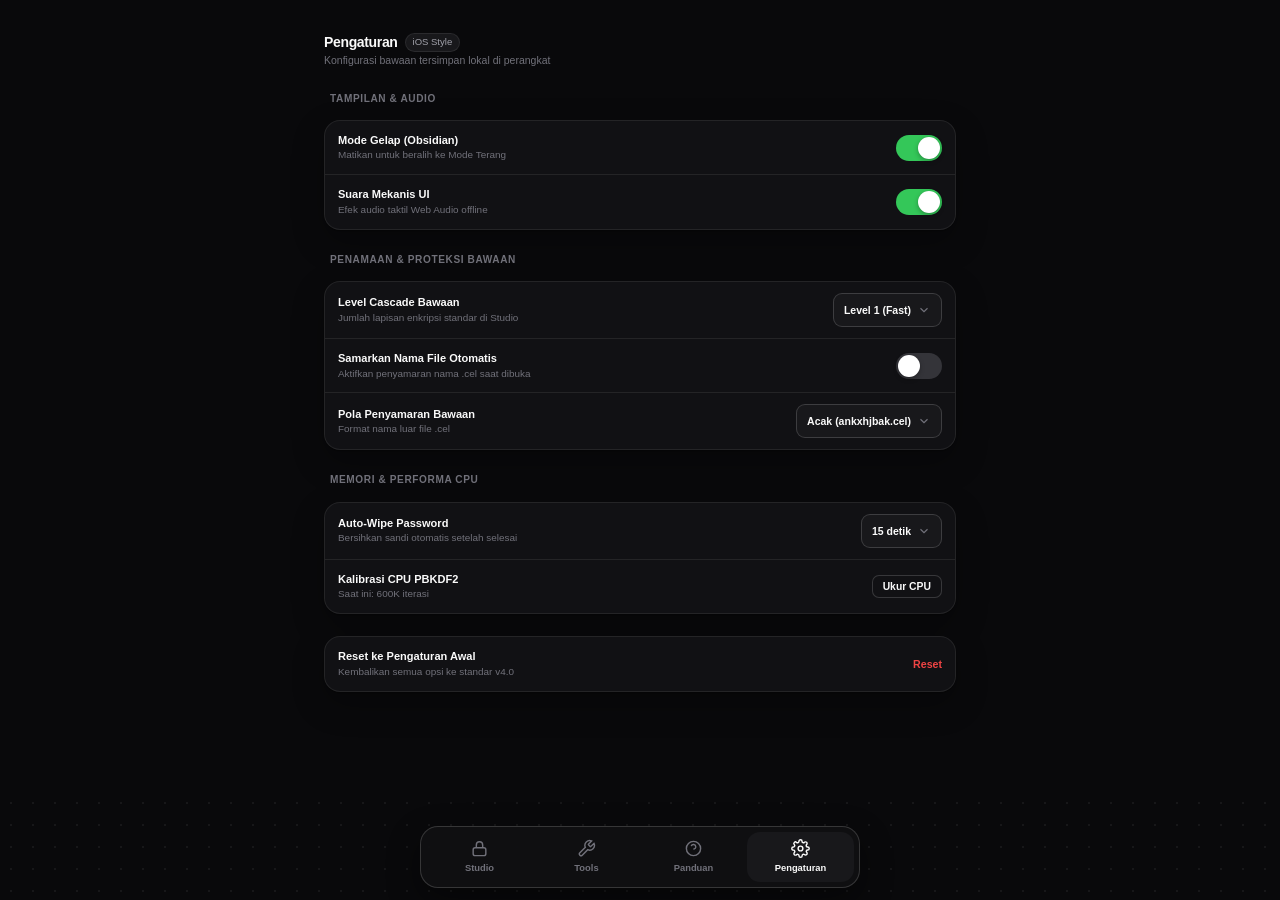
<file: settings.html>
<!DOCTYPE html>
<html lang="id" data-theme="dark">
<head>
  <meta charset="UTF-8" />
  <meta name="viewport" content="width=device-width, initial-scale=1.0, maximum-scale=1.0, user-scalable=no, viewport-fit=cover" />
  <meta name="theme-color" content="#09090b" />
  <title>Encryptor — Settings</title>
  <link rel="stylesheet" href="css/style.css" />
</head>
<body>
  <div id="bgGridLayer" class="bg-grid-layer" aria-hidden="true"></div>
  <div id="ambientLight" class="ambient-light" aria-hidden="true"></div>

  <div class="app-shell" style="max-width:680px;">
    <header class="topbar">
      <div class="brand-meta">
        <div class="brand-name-row">
          <h1>Pengaturan</h1>
          <span class="badge-subtle">iOS Style</span>
        </div>
        <p class="brand-sub">Konfigurasi bawaan tersimpan lokal di perangkat</p>
      </div>
    </header>

    <div class="ios-section-title">Tampilan &amp; Audio</div>
    <section class="ios-group">
      <label class="setting-row">
        <div class="setting-copy"><strong>Mode Gelap (Obsidian)</strong><span>Matikan untuk beralih ke Mode Terang</span></div>
        <input type="checkbox" id="setDarkTheme" class="toggle-switch" />
      </label>
      <label class="setting-row">
        <div class="setting-copy"><strong>Suara Mekanis UI</strong><span>Efek audio taktil Web Audio offline</span></div>
        <input type="checkbox" id="setSound" class="toggle-switch" />
      </label>
    </section>

    <div class="ios-section-title">Penamaan &amp; Proteksi Bawaan</div>
    <section class="ios-group">
      <div class="setting-row">
        <div class="setting-copy"><strong>Level Cascade Bawaan</strong><span>Jumlah lapisan enkripsi standar di Studio</span></div>
        <select id="setCascade" class="sub-select">
          <option value="1">Level 1 (Fast)</option>
          <option value="2">Level 2 (Dual)</option>
          <option value="3">Level 3 (Sovereign)</option>
        </select>
      </div>
      <label class="setting-row">
        <div class="setting-copy"><strong>Samarkan Nama File Otomatis</strong><span>Aktifkan penyamaran nama .cel saat dibuka</span></div>
        <input type="checkbox" id="setObfuscate" class="toggle-switch" />
      </label>
      <div class="setting-row">
        <div class="setting-copy"><strong>Pola Penyamaran Bawaan</strong><span>Format nama luar file .cel</span></div>
        <select id="setObfMode" class="sub-select">
          <option value="random">Acak (ankxhjbak.cel)</option>
          <option value="system">Sistem (sys_cache_849201)</option>
          <option value="custom">Alias Kustom</option>
        </select>
      </div>
    </section>

    <div class="ios-section-title">Memori &amp; Performa CPU</div>
    <section class="ios-group">
      <div class="setting-row">
        <div class="setting-copy"><strong>Auto-Wipe Password</strong><span>Bersihkan sandi otomatis setelah selesai</span></div>
        <select id="setAutoWipe" class="sub-select">
          <option value="15">15 detik</option>
          <option value="30">30 detik</option>
          <option value="60">60 detik</option>
          <option value="0">Nonaktif</option>
        </select>
      </div>
      <div class="setting-row">
        <div class="setting-copy"><strong>Kalibrasi CPU PBKDF2</strong><span id="setKdfLabel">Saat ini: 600K iterasi</span></div>
        <button type="button" class="btn-ghost-sm" id="btnSetBench">Ukur CPU</button>
      </div>
      <div class="bench-graph-box" id="benchGraphBox" style="display:none;"></div>
    </section>

    <section class="ios-group">
      <div class="setting-row">
        <div class="setting-copy"><strong>Reset ke Pengaturan Awal</strong><span>Kembalikan semua opsi ke standar v4.0</span></div>
        <button type="button" class="btn-link-danger" id="btnResetPrefs">Reset</button>
      </div>
    </section>
  </div>

  <div id="toastContainer" class="toast-container" aria-live="polite"></div>

  <nav class="ios-tabbar" aria-label="Navigasi Utama">
    <a href="index.html" class="ios-tab-link"><svg viewBox="0 0 24 24" fill="none" stroke="currentColor" stroke-width="1.8"><rect x="4" y="11" width="16" height="10" rx="2.5"/><path d="M8 11V7.5a4 4 0 0 1 8 0V11"/></svg><span>Studio</span></a>
    <a href="tools.html" class="ios-tab-link"><svg viewBox="0 0 24 24" fill="none" stroke="currentColor" stroke-width="1.8"><path d="M14.7 6.3a1 1 0 0 0 0 1.4l1.6 1.6a1 1 0 0 0 1.4 0l3.77-3.77a6 6 0 0 1-7.94 7.94l-6.91 6.91a2.12 2.12 0 0 1-3-3l6.91-6.91a6 6 0 0 1 7.94-7.94l-3.76 3.76z"/></svg><span>Tools</span></a>
    <a href="guide.html" class="ios-tab-link"><svg viewBox="0 0 24 24" fill="none" stroke="currentColor" stroke-width="1.8"><circle cx="12" cy="12" r="9"/><path d="M9.09 9a3 3 0 0 1 5.83 1c0 2-3 3-3 3"/><line x1="12" y1="17" x2="12.01" y2="17"/></svg><span>Panduan</span></a>
    <a href="settings.html" class="ios-tab-link active"><svg viewBox="0 0 24 24" fill="none" stroke="currentColor" stroke-width="1.8"><circle cx="12" cy="12" r="3"/><path d="M19.4 15a1.65 1.65 0 0 0 .33 1.82l.06.06a2 2 0 1 1-2.83 2.83l-.06-.06a1.65 1.65 0 0 0-1.82-.33 1.65 1.65 0 0 0-1 1.51V21a2 2 0 1 1-4 0v-.09A1.65 1.65 0 0 0 9 19.4a1.65 1.65 0 0 0-1.82.33l-.06.06a2 2 0 1 1-2.83-2.83l.06-.06a1.65 1.65 0 0 0 .33-1.82 1.65 1.65 0 0 0-1.51-1H3a2 2 0 1 1 0-4h.09A1.65 1.65 0 0 0 4.6 9a1.65 1.65 0 0 0-.33-1.82l-.06-.06a2 2 0 1 1 2.83-2.83l.06.06a1.65 1.65 0 0 0 1.82.33H9a1.65 1.65 0 0 0 1-1.51V3a2 2 0 1 1 4 0v.09a1.65 1.65 0 0 0 1 1.51 1.65 1.65 0 0 0 1.82-.33l.06-.06a2 2 0 1 1 2.83 2.83l-.06.06a1.65 1.65 0 0 0-.33 1.82V9a1.65 1.65 0 0 0 1.51 1H21a2 2 0 1 1 0 4h-.09a1.65 1.65 0 0 0-1.51 1z"/></svg><span>Pengaturan</span></a>
  </nav>

  <script src="config.js"></script>
  <script src="js/prefs.js"></script>
  <script src="js/sound.js"></script>
  <script src="js/crypto.js"></script>
  <script src="js/security-pro.js"></script>
  <script src="js/animations.js"></script>
  <script src="js/onboarding-graphs.js"></script>
  <script src="js/settings-page.js"></script>
</body>
</html>
</file>
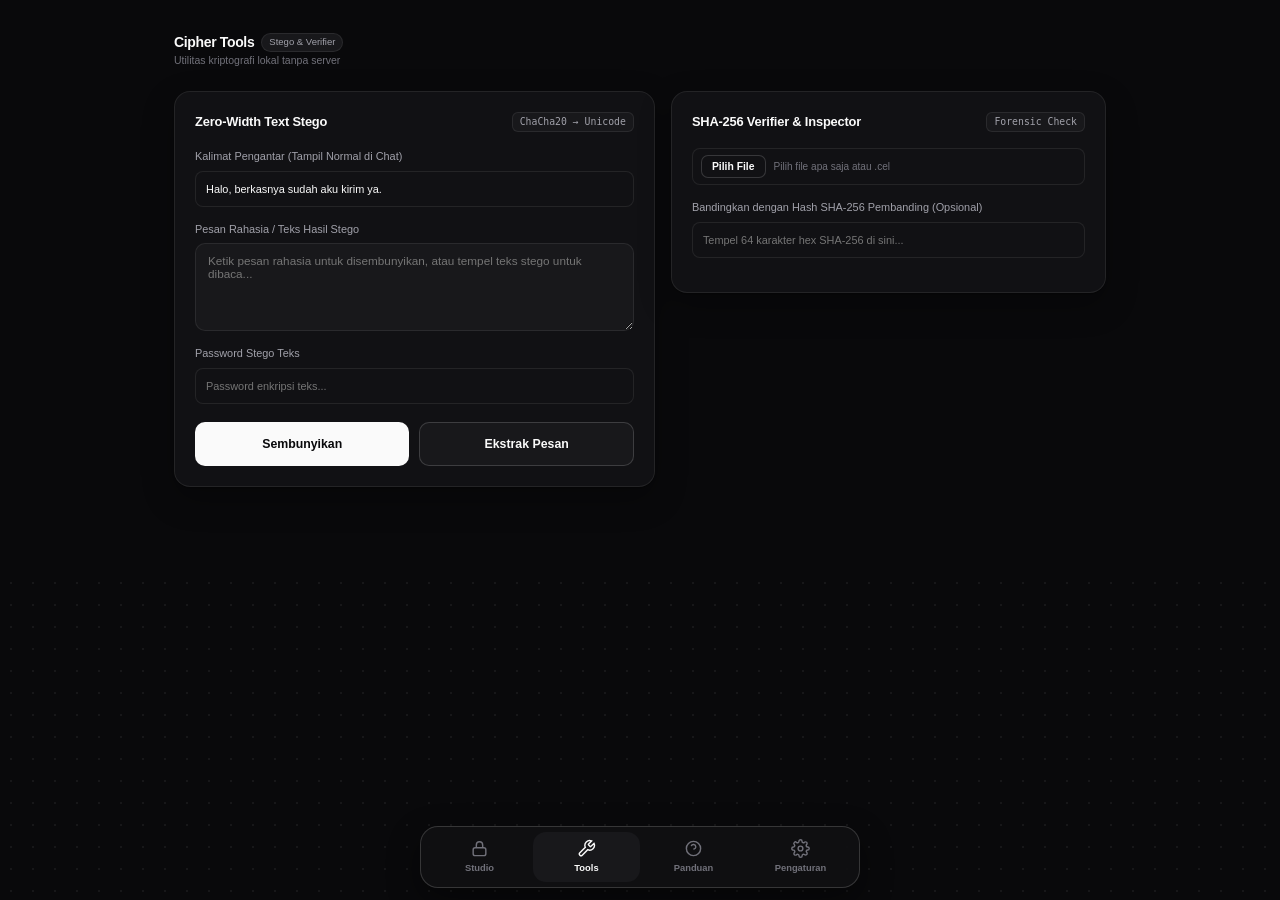
<file: tools.html>
<!DOCTYPE html>
<html lang="id" data-theme="dark">
<head>
  <meta charset="UTF-8" />
  <meta name="viewport" content="width=device-width, initial-scale=1.0, maximum-scale=1.0, user-scalable=no, viewport-fit=cover" />
  <meta name="theme-color" content="#09090b" />
  <title>Encryptor — Tools &amp; Stego Lab</title>
  <link rel="stylesheet" href="css/style.css" />
</head>
<body>
  <div id="bgGridLayer" class="bg-grid-layer" aria-hidden="true"></div>
  <div id="ambientLight" class="ambient-light" aria-hidden="true"></div>

  <div class="app-shell">
    <header class="topbar">
      <div class="brand">
        <div class="brand-meta">
          <div class="brand-name-row">
            <h1>Cipher Tools</h1>
            <span class="badge-subtle">Stego &amp; Verifier</span>
          </div>
          <p class="brand-sub">Utilitas kriptografi lokal tanpa server</p>
        </div>
      </div>
    </header>

    <main class="studio-grid">
      <!-- 1. Zero-Width Text Steganography -->
      <section class="surface-card">
        <div class="card-head">
          <h2>Zero-Width Text Stego</h2>
          <span class="mono-tag">ChaCha20 &rarr; Unicode</span>
        </div>

        <div class="form-stack">
          <div class="field">
            <label style="font-size:0.78rem;color:var(--text-secondary);">Kalimat Pengantar (Tampil Normal di Chat)</label>
            <input type="text" id="zwCarrierInput" class="sub-input" value="Halo, berkasnya sudah aku kirim ya." />
          </div>
          <div class="field">
            <label style="font-size:0.78rem;color:var(--text-secondary);">Pesan Rahasia / Teks Hasil Stego</label>
            <textarea id="zwMessageInput" class="tool-textarea" placeholder="Ketik pesan rahasia untuk disembunyikan, atau tempel teks stego untuk dibaca..."></textarea>
          </div>
          <div class="field">
            <label style="font-size:0.78rem;color:var(--text-secondary);">Password Stego Teks</label>
            <input type="password" id="zwPasswordInput" class="sub-input" placeholder="Password enkripsi teks..." />
          </div>
          <div class="modal-actions">
            <button type="button" class="btn-primary" id="btnZwHide">Sembunyikan</button>
            <button type="button" class="btn-secondary" id="btnZwReveal">Ekstrak Pesan</button>
          </div>
          <div id="zwOutputBox" class="hash-output" style="display:none;"></div>
          <button type="button" class="btn-ghost-sm" id="btnZwCopy" style="display:none;">Salin Hasil ke Clipboard</button>
        </div>
      </section>

      <!-- 2. SHA-256 Verifier & Standalone Inspector -->
      <section class="surface-card">
        <div class="card-head">
          <h2>SHA-256 Verifier &amp; Inspector</h2>
          <span class="mono-tag">Forensic Check</span>
        </div>

        <div class="form-stack">
          <div class="file-pick-row">
            <button type="button" class="btn-ghost-sm" id="btnPickHashFile">Pilih File</button>
            <span class="pick-label" id="hashFileLabel">Pilih file apa saja atau .cel</span>
            <input type="file" id="hashFileInput" style="display:none;" />
          </div>

          <div id="hashResultBox" class="hash-output" style="display:none;"></div>

          <div class="field">
            <label style="font-size:0.78rem;color:var(--text-secondary);">Bandingkan dengan Hash SHA-256 Pembanding (Opsional)</label>
            <input type="text" id="hashCompareInput" class="sub-input" placeholder="Tempel 64 karakter hex SHA-256 di sini..." />
          </div>
          <div id="hashMatchStatus" style="font-size:0.78rem;font-weight:600;"></div>

          <div id="standaloneInspectBox" class="form-stack" style="display:none;"></div>
        </div>
      </section>
    </main>
  </div>

  <div id="toastContainer" class="toast-container" aria-live="polite"></div>

  <nav class="ios-tabbar" aria-label="Navigasi Utama">
    <a href="index.html" class="ios-tab-link"><svg viewBox="0 0 24 24" fill="none" stroke="currentColor" stroke-width="1.8"><rect x="4" y="11" width="16" height="10" rx="2.5"/><path d="M8 11V7.5a4 4 0 0 1 8 0V11"/></svg><span>Studio</span></a>
    <a href="tools.html" class="ios-tab-link active"><svg viewBox="0 0 24 24" fill="none" stroke="currentColor" stroke-width="1.8"><path d="M14.7 6.3a1 1 0 0 0 0 1.4l1.6 1.6a1 1 0 0 0 1.4 0l3.77-3.77a6 6 0 0 1-7.94 7.94l-6.91 6.91a2.12 2.12 0 0 1-3-3l6.91-6.91a6 6 0 0 1 7.94-7.94l-3.76 3.76z"/></svg><span>Tools</span></a>
    <a href="guide.html" class="ios-tab-link"><svg viewBox="0 0 24 24" fill="none" stroke="currentColor" stroke-width="1.8"><circle cx="12" cy="12" r="9"/><path d="M9.09 9a3 3 0 0 1 5.83 1c0 2-3 3-3 3"/><line x1="12" y1="17" x2="12.01" y2="17"/></svg><span>Panduan</span></a>
    <a href="settings.html" class="ios-tab-link"><svg viewBox="0 0 24 24" fill="none" stroke="currentColor" stroke-width="1.8"><circle cx="12" cy="12" r="3"/><path d="M19.4 15a1.65 1.65 0 0 0 .33 1.82l.06.06a2 2 0 1 1-2.83 2.83l-.06-.06a1.65 1.65 0 0 0-1.82-.33 1.65 1.65 0 0 0-1 1.51V21a2 2 0 1 1-4 0v-.09A1.65 1.65 0 0 0 9 19.4a1.65 1.65 0 0 0-1.82.33l-.06.06a2 2 0 1 1-2.83-2.83l.06-.06a1.65 1.65 0 0 0 .33-1.82 1.65 1.65 0 0 0-1.51-1H3a2 2 0 1 1 0-4h.09A1.65 1.65 0 0 0 4.6 9a1.65 1.65 0 0 0-.33-1.82l-.06-.06a2 2 0 1 1 2.83-2.83l.06.06a1.65 1.65 0 0 0 1.82.33H9a1.65 1.65 0 0 0 1-1.51V3a2 2 0 1 1 4 0v.09a1.65 1.65 0 0 0 1 1.51 1.65 1.65 0 0 0 1.82-.33l.06-.06a2 2 0 1 1 2.83 2.83l-.06.06a1.65 1.65 0 0 0-.33 1.82V9a1.65 1.65 0 0 0 1.51 1H21a2 2 0 1 1 0 4h-.09a1.65 1.65 0 0 0-1.51 1z"/></svg><span>Pengaturan</span></a>
  </nav>

  <script src="config.js"></script>
  <script src="js/prefs.js"></script>
  <script src="js/sound.js"></script>
  <script src="js/crypto.js"></script>
  <script src="js/animations.js"></script>
  <script src="js/tools-page.js"></script>
</body>
</html>
</file>
<file: css/style.css>
/* ==========================================================================
   Encryptor — Full Interactive Figma Make Design System
   Smooth Spring Physics, Swipe Cards, Slide-Over Drawer & Command Palette
   ========================================================================== */

:root,
[data-theme="dark"] {
  --bg: #09090b;
  --surface: #111114;
  --surface-elevated: #18181b;
  --surface-hover: #222226;
  --border: rgba(255, 255, 255, 0.08);
  --border-strong: rgba(255, 255, 255, 0.16);

  --text: #fafafa;
  --text-secondary: #a1a1aa;
  --text-tertiary: #71717a;

  --cta-bg: #fafafa;
  --cta-text: #09090b;
  --cta-hover: #e4e4e7;

  --accent: #3b82f6;
  --success: #10b981;
  --warning: #f59e0b;
  --danger: #ef4444;

  --dot-color: rgba(255, 255, 255, 0.06);
  --ambient-color: rgba(59, 130, 246, 0.09);
  --shadow-card: 0 1px 2px rgba(0, 0, 0, 0.4), 0 12px 32px rgba(0, 0, 0, 0.28);
  --shadow-float: 0 24px 64px rgba(0, 0, 0, 0.6);
  --radius-card: 16px;
  --radius-md: 10px;
  --spring: cubic-bezier(0.22, 1, 0.36, 1);
  --spring-snappy: cubic-bezier(0.16, 1, 0.3, 1);
}

[data-theme="light"] {
  --bg: #f8f8fa;
  --surface: #ffffff;
  --surface-elevated: #f4f4f5;
  --surface-hover: #e4e4e7;
  --border: rgba(9, 9, 11, 0.08);
  --border-strong: rgba(9, 9, 11, 0.16);

  --text: #09090b;
  --text-secondary: #52525b;
  --text-tertiary: #71717a;

  --cta-bg: #09090b;
  --cta-text: #fafafa;
  --cta-hover: #27272a;

  --dot-color: rgba(9, 9, 11, 0.065);
  --ambient-color: rgba(59, 130, 246, 0.07);
  --shadow-card: 0 1px 2px rgba(0, 0, 0, 0.04), 0 8px 24px rgba(0, 0, 0, 0.05);
  --shadow-float: 0 20px 56px rgba(9, 9, 11, 0.16);
}

*, *::before, *::after {
  box-sizing: border-box;
  margin: 0;
  padding: 0;
  -webkit-tap-highlight-color: transparent;
}

html, body {
  min-height: 100%;
  background-color: var(--bg);
  color: var(--text);
  font-family: -apple-system, BlinkMacSystemFont, "Inter", "Segoe UI", Roboto, sans-serif;
  font-size: 14px;
  line-height: 1.5;
  -webkit-font-smoothing: antialiased;
  transition: background-color 0.3s var(--spring), color 0.3s var(--spring);
}

/* Background Layers */
.bg-image-layer {
  position: fixed; inset: 0; z-index: -3;
  background-size: cover; background-position: center; opacity: 0; pointer-events: none;
}
.bg-grid-layer {
  position: fixed; inset: 0; z-index: -2;
  background-image: radial-gradient(var(--dot-color) 1px, transparent 1px);
  background-size: 22px 22px; pointer-events: none;
}
.ambient-light {
  position: fixed; inset: 0; z-index: -1;
  background: radial-gradient(640px circle at 50% -10%, var(--ambient-color), transparent 70%);
  pointer-events: none;
}

/* Shell */
.app-shell {
  width: 100%; max-width: 980px; margin: 0 auto;
  padding: max(18px, env(safe-area-inset-top)) 16px max(40px, env(safe-area-inset-bottom));
  display: flex; flex-direction: column; gap: 18px;
}

/* Topbar */
.topbar { display: flex; align-items: center; justify-content: space-between; gap: 12px; flex-wrap: wrap; }
.brand { display: flex; align-items: center; gap: 11px; }
.brand-mark {
  width: 38px; height: 38px; border-radius: 10px;
  background: var(--cta-bg); color: var(--cta-text);
  display: grid; place-items: center; overflow: hidden; flex-shrink: 0;
  transition: transform 0.25s var(--spring);
}
.brand-mark:active { transform: scale(0.92); }
.brand-logo-img { width: 100%; height: 100%; object-fit: cover; }
.brand-mark svg { width: 19px; height: 19px; }

.brand-name-row { display: flex; align-items: center; gap: 7px; }
.brand-meta h1 { font-size: 1rem; font-weight: 650; letter-spacing: -0.025em; }
.badge-subtle {
  font-size: 0.68rem; font-weight: 500; color: var(--text-secondary);
  background: var(--surface-elevated); border: 1px solid var(--border);
  padding: 1px 7px; border-radius: 99px;
}
.brand-sub { font-size: 0.75rem; color: var(--text-tertiary); }

.topbar-actions { display: flex; align-items: center; gap: 7px; }

.cmd-trigger-btn {
  height: 34px; padding: 0 10px; border-radius: 9px;
  border: 1px solid var(--border); background: var(--surface);
  color: var(--text-secondary); font-size: 0.76rem; font-weight: 500;
  display: inline-flex; align-items: center; gap: 6px; cursor: pointer;
  transition: background 0.2s ease, border-color 0.2s ease, transform 0.15s var(--spring);
}
.cmd-trigger-btn:hover { background: var(--surface-elevated); border-color: var(--border-strong); color: var(--text); }
.cmd-trigger-btn:active { transform: scale(0.96); }
.cmd-trigger-btn svg { width: 14px; height: 14px; }
.cmd-trigger-btn kbd {
  font-family: ui-monospace, monospace; font-size: 0.66rem;
  background: var(--surface-elevated); border: 1px solid var(--border);
  padding: 1px 5px; border-radius: 5px; color: var(--text-tertiary);
}

.status-chip {
  display: inline-flex; align-items: center; gap: 6px; font-size: 0.72rem; font-weight: 500;
  color: var(--text-secondary); background: var(--surface); border: 1px solid var(--border);
  padding: 5px 9px; border-radius: 99px;
}
.status-chip.error { color: var(--danger); border-color: rgba(239, 68, 68, 0.3); }
.status-dot { width: 6px; height: 6px; border-radius: 50%; background: var(--success); }

.icon-pill-btn {
  width: 34px; height: 34px; border-radius: 9px;
  border: 1px solid var(--border); background: var(--surface); color: var(--text-secondary);
  display: grid; place-items: center; cursor: pointer;
  transition: background 0.2s ease, color 0.2s ease, border-color 0.2s ease, transform 0.18s var(--spring);
}
.icon-pill-btn:hover { background: var(--surface-elevated); color: var(--text); border-color: var(--border-strong); }
.icon-pill-btn:active { transform: scale(0.92); }
.icon-pill-btn svg { width: 16px; height: 16px; }

/* Smooth Sliding Segmented Control */
.segmented-wrap { display: flex; justify-content: center; }
.segmented-control {
  position: relative; display: grid; grid-template-columns: 1fr 1fr;
  width: 100%; max-width: 380px; padding: 4px;
  background: var(--surface); border: 1px solid var(--border); border-radius: 12px;
}
.segmented-indicator {
  position: absolute; top: 4px; bottom: 4px; left: 4px; width: calc(50% - 4px);
  background: var(--surface-elevated); border: 1px solid var(--border-strong);
  border-radius: 8px; box-shadow: 0 2px 8px rgba(0, 0, 0, 0.14);
  transition: transform 0.38s var(--spring);
  will-change: transform; pointer-events: none;
}
.seg-btn {
  position: relative; z-index: 1; border: none; background: transparent;
  color: var(--text-secondary); font-size: 0.84rem; font-weight: 550;
  padding: 8px 12px; border-radius: 8px; cursor: pointer;
  transition: color 0.22s ease;
}
.seg-btn.active { color: var(--text); }

/* Studio Grid & Cards */
.studio-grid { display: grid; grid-template-columns: 1fr; gap: 16px; }
.surface-card {
  background: var(--surface); border: 1px solid var(--border);
  border-radius: var(--radius-card); box-shadow: var(--shadow-card);
  padding: 20px; display: flex; flex-direction: column; gap: 16px;
  transition: background-color 0.3s var(--spring), border-color 0.3s ease;
}

.card-head { display: flex; align-items: center; justify-content: space-between; gap: 10px; }
.card-head h2 { font-size: 0.92rem; font-weight: 600; letter-spacing: -0.015em; }
.head-actions-inline { display: flex; align-items: center; gap: 6px; }

.btn-chip-subtle {
  border: 1px solid var(--border); background: var(--surface-elevated); color: var(--text-secondary);
  font-size: 0.72rem; font-weight: 550; padding: 3px 9px; border-radius: 7px; cursor: pointer;
  transition: background 0.18s ease, color 0.18s ease, transform 0.15s var(--spring);
}
.btn-chip-subtle:hover { background: var(--surface-hover); color: var(--text); }
.btn-chip-subtle:active { transform: scale(0.95); }

.mono-tag, .tabular-chip {
  font-family: ui-monospace, SFMono-Regular, Menlo, Consolas, monospace;
  font-variant-numeric: tabular-nums; font-size: 0.7rem;
  color: var(--text-secondary); background: var(--surface-elevated);
  border: 1px solid var(--border); padding: 2px 7px; border-radius: 6px;
  transition: color 0.2s ease, border-color 0.2s ease;
}

/* Magnetic Dropzone */
.dropzone {
  border: 1px dashed var(--border-strong); border-radius: 12px;
  padding: 24px 16px; text-align: center; cursor: pointer;
  background: var(--surface-elevated);
  transition: border-color 0.25s ease, background 0.25s ease, transform 0.3s var(--spring), box-shadow 0.3s var(--spring);
}
.dropzone:hover { border-color: var(--text-secondary); background: var(--surface-hover); transform: translateY(-1px); }
.dropzone:active { transform: scale(0.985); }
.dropzone.dragover {
  border-color: var(--accent); background: rgba(59, 130, 246, 0.08);
  transform: scale(1.012); box-shadow: 0 0 0 4px rgba(59, 130, 246, 0.14);
}
.dropzone-art {
  width: 50px; height: 50px; margin: 0 auto 8px; color: var(--text-secondary);
  transition: transform 0.32s var(--spring), color 0.25s ease;
}
.dropzone:hover .dropzone-art, .dropzone.dragover .dropzone-art { transform: translateY(-3px) scale(1.06); color: var(--text); }
.dropzone-title { font-size: 0.88rem; font-weight: 550; }
.dropzone-sub { font-size: 0.75rem; color: var(--text-tertiary); margin-top: 3px; }
.dropzone input[type="file"] { display: none; }

/* Smooth Collapsible Confirm Field */
.collapsible-field {
  display: grid;
  grid-template-rows: 1fr;
  opacity: 1;
  transition: grid-template-rows 0.34s var(--spring), opacity 0.25s ease, margin 0.34s var(--spring);
}
.collapsible-field.collapsed {
  grid-template-rows: 0fr;
  opacity: 0;
  margin-top: -14px;
  pointer-events: none;
}
.collapsible-inner { overflow: hidden; }

/* Form & Inputs */
.form-stack { display: flex; flex-direction: column; gap: 14px; }
.field { display: flex; flex-direction: column; gap: 6px; }
.field-top { display: flex; align-items: center; justify-content: space-between; font-size: 0.78rem; gap: 8px; flex-wrap: wrap; }
.field-top label { font-weight: 550; color: var(--text-secondary); }
.field-metrics { display: flex; align-items: center; gap: 5px; }
.strength-label, .match-label { font-size: 0.72rem; font-weight: 550; color: var(--text-tertiary); }

.input-box { position: relative; display: flex; align-items: center; }
.input-box input {
  width: 100%; height: 42px; background: var(--surface-elevated);
  border: 1px solid var(--border); border-radius: var(--radius-md);
  padding: 0 104px 0 13px; color: var(--text); font-size: 0.88rem; outline: none;
  transition: border-color 0.2s ease, box-shadow 0.25s var(--spring), background 0.2s ease;
}
#confirmPasswordGroup .input-box input { padding-right: 44px; }
.input-box input:focus { border-color: var(--border-strong); box-shadow: 0 0 0 3px rgba(128, 128, 128, 0.14); }
.input-box input.scrambling { font-family: ui-monospace, monospace; letter-spacing: 0.04em; color: var(--accent); }

.input-inline-tools { position: absolute; right: 6px; display: flex; align-items: center; gap: 2px; }
.inline-tool-btn {
  width: 30px; height: 30px; border: none; border-radius: 7px;
  background: transparent; color: var(--text-tertiary);
  display: grid; place-items: center; cursor: pointer;
  transition: background 0.18s ease, color 0.18s ease, transform 0.15s var(--spring);
}
.inline-tool-btn:hover { background: var(--surface-hover); color: var(--text); }
.inline-tool-btn:active { transform: scale(0.88); }
.inline-tool-btn svg { width: 15px; height: 15px; }

.meter-track { height: 3px; background: var(--surface-elevated); border-radius: 99px; overflow: hidden; }
.meter-fill {
  height: 100%; width: 0%; background: var(--danger);
  transition: width 0.32s var(--spring), background-color 0.25s ease;
}

.notice-banner {
  font-size: 0.76rem; color: var(--warning); background: rgba(245, 158, 11, 0.08);
  border: 1px solid rgba(245, 158, 11, 0.22); border-radius: var(--radius-md); padding: 9px 12px;
  animation: fadeUp 0.25s var(--spring);
}

/* Smooth Accordion */
.accordion { border: 1px solid var(--border); border-radius: 12px; background: var(--surface-elevated); overflow: hidden; }
.accordion-trigger {
  width: 100%; border: none; background: transparent; color: var(--text-secondary);
  padding: 11px 13px; font-size: 0.8rem; font-weight: 550;
  display: flex; align-items: center; justify-content: space-between; cursor: pointer;
  transition: color 0.2s ease;
}
.accordion-trigger:hover { color: var(--text); }
.accordion-right { display: flex; align-items: center; gap: 8px; }
.chevron { width: 15px; height: 15px; transition: transform 0.34s var(--spring); }
.accordion.open .chevron { transform: rotate(180deg); }
.accordion-body { display: grid; grid-template-rows: 0fr; transition: grid-template-rows 0.36s var(--spring); }
.accordion.open .accordion-body { grid-template-rows: 1fr; }
.accordion-inner { overflow: hidden; display: flex; flex-direction: column; }

.setting-row {
  display: flex; align-items: center; justify-content: space-between; gap: 12px;
  padding: 11px 13px; border-top: 1px solid var(--border);
}
.setting-copy { display: flex; flex-direction: column; }
.setting-copy strong { font-size: 0.79rem; font-weight: 550; }
.setting-copy span { font-size: 0.71rem; color: var(--text-tertiary); }
.toggle-switch { width: 18px; height: 18px; accent-color: var(--accent); cursor: pointer; }
.btn-ghost-sm {
  border: 1px solid var(--border-strong); background: var(--surface); color: var(--text);
  font-size: 0.74rem; font-weight: 550; padding: 5px 10px; border-radius: 7px; cursor: pointer;
  transition: transform 0.15s var(--spring), background 0.15s ease;
}
.btn-ghost-sm:active { transform: scale(0.94); }

/* Primary Buttons */
.cta-stack { display: flex; flex-direction: column; gap: 8px; }
.btn-primary, .btn-secondary, .btn-danger {
  width: 100%; height: 44px; border-radius: var(--radius-md);
  font-size: 0.88rem; font-weight: 600; cursor: pointer;
  display: inline-flex; align-items: center; justify-content: center;
  position: relative; overflow: hidden;
  transition: transform 0.16s var(--spring), background 0.18s ease, opacity 0.18s ease;
}
.btn-primary:active, .btn-secondary:active, .btn-danger:active { transform: scale(0.975); }
.btn-primary { border: none; background: var(--cta-bg); color: var(--cta-text); }
.btn-primary:hover { background: var(--cta-hover); }
.btn-secondary { border: 1px solid var(--border-strong); background: var(--surface-elevated); color: var(--text); }
.btn-danger { border: 1px solid rgba(239, 68, 68, 0.35); background: rgba(239, 68, 68, 0.1); color: var(--danger); }

/* Progress Panel */
.progress-panel {
  border: 1px solid var(--border-strong); background: var(--surface-elevated);
  border-radius: 12px; padding: 13px; display: flex; flex-direction: column; gap: 8px;
  animation: fadeUp 0.28s var(--spring);
}
.progress-head { display: flex; align-items: center; justify-content: space-between; gap: 8px; }
.progress-meta { display: flex; align-items: center; gap: 8px; min-width: 0; }
.progress-mode-pill {
  font-size: 0.64rem; font-weight: 700; letter-spacing: 0.06em; padding: 2px 6px;
  border-radius: 5px; background: var(--cta-bg); color: var(--cta-text); flex-shrink: 0;
}
.progress-filename { font-size: 0.82rem; font-weight: 550; white-space: nowrap; overflow: hidden; text-overflow: ellipsis; }
.progress-pct { font-family: ui-monospace, monospace; font-variant-numeric: tabular-nums; font-size: 0.82rem; font-weight: 600; }
.progress-bar-track { height: 5px; background: var(--border); border-radius: 99px; overflow: hidden; }
.progress-bar-fill {
  height: 100%; width: 0%; background: var(--accent); border-radius: 99px;
  transition: width 0.18s linear; position: relative; overflow: hidden;
}
.progress-bar-fill::after {
  content: ""; position: absolute; inset: 0;
  background: linear-gradient(90deg, transparent, rgba(255, 255, 255, 0.48), transparent);
  animation: shimmer 1.15s infinite;
}
@keyframes shimmer { 0% { transform: translateX(-100%); } 100% { transform: translateX(100%); } }
.progress-stage { font-size: 0.74rem; color: var(--text-tertiary); }

/* Queue & Smooth Swipe Cards */
.head-with-count, .queue-head-right { display: flex; align-items: center; gap: 8px; }
.count-pill {
  font-family: ui-monospace, monospace; font-variant-numeric: tabular-nums;
  font-size: 0.72rem; font-weight: 600; padding: 1px 7px; border-radius: 99px;
  background: var(--surface-elevated); border: 1px solid var(--border); color: var(--text-secondary);
}
.session-pill { font-size: 0.72rem; color: var(--text-tertiary); }
.btn-link-danger { border: none; background: transparent; color: var(--danger); font-size: 0.76rem; font-weight: 550; cursor: pointer; }
.btn-link-danger:disabled { opacity: 0.35; cursor: not-allowed; }
.gesture-hint { font-size: 0.7rem; color: var(--text-tertiary); margin-top: -8px; }

.queue-list { display: flex; flex-direction: column; gap: 10px; max-height: 480px; overflow-y: auto; overflow-x: hidden; padding: 2px 0; }
.empty-state { text-align: center; padding: 44px 16px; animation: fadeUp 0.3s var(--spring); }
.empty-art { width: 56px; height: 56px; margin: 0 auto 10px; color: var(--text-tertiary); }
.empty-title { font-size: 0.88rem; font-weight: 550; }
.empty-sub { font-size: 0.76rem; color: var(--text-tertiary); margin-top: 3px; }

/* Swipe Wrapper for Smooth Height Collapse */
.swipe-wrapper {
  position: relative;
  border-radius: 12px;
  overflow: hidden;
  transition: max-height 0.34s var(--spring), opacity 0.28s ease, margin 0.34s var(--spring);
  max-height: 420px;
}
.swipe-wrapper.removing {
  max-height: 0 !important;
  opacity: 0;
  margin-top: -10px;
}

.swipe-bg-layer {
  position: absolute; inset: 0; border-radius: 12px;
  display: flex; align-items: center; justify-content: space-between;
  padding: 0 18px; font-size: 0.76rem; font-weight: 600; pointer-events: none;
  background: var(--surface-hover);
}
.swipe-hint-save { color: var(--success); opacity: 0; transition: opacity 0.15s ease; }
.swipe-hint-del { color: var(--danger); opacity: 0; transition: opacity 0.15s ease; }

.queue-item {
  position: relative; z-index: 1;
  border: 1px solid var(--border); background: var(--surface-elevated);
  border-radius: 12px; padding: 12px; display: flex; flex-direction: column; gap: 9px;
  touch-action: pan-y;
  will-change: transform;
  transition: transform 0.36s var(--spring), border-color 0.2s ease;
  animation: fadeUp 0.28s var(--spring);
}
.queue-item.dragging { transition: none !important; cursor: grabbing; }
.queue-item.status-done { border-color: rgba(16, 185, 129, 0.35); }
.queue-item.status-error { border-color: rgba(239, 68, 68, 0.35); }

@keyframes fadeUp {
  from { opacity: 0; transform: translateY(8px); }
  to { opacity: 1; transform: translateY(0); }
}

.q-top { display: flex; align-items: center; gap: 10px; }
.q-file-icon { width: 36px; height: 36px; border-radius: 9px; display: grid; place-items: center; flex-shrink: 0; }
.q-file-icon svg { width: 18px; height: 18px; }
.q-meta { min-width: 0; flex: 1; }
.q-name { font-size: 0.84rem; font-weight: 550; white-space: nowrap; overflow: hidden; text-overflow: ellipsis; }
.q-sub { font-size: 0.72rem; color: var(--text-tertiary); font-variant-numeric: tabular-nums; display: flex; align-items: center; gap: 6px; }
.q-remove-btn {
  width: 28px; height: 28px; border: none; border-radius: 7px;
  background: transparent; color: var(--text-tertiary); cursor: pointer;
  transition: background 0.15s ease, color 0.15s ease, transform 0.15s var(--spring);
}
.q-remove-btn:hover { background: var(--surface-hover); color: var(--text); }
.q-remove-btn:active { transform: scale(0.88); }

.q-progress-track { height: 3px; background: var(--border); border-radius: 99px; overflow: hidden; }
.q-progress-fill { height: 100%; width: 0%; background: var(--accent); transition: width 0.15s linear; }
.queue-item.status-done .q-progress-fill { background: var(--success); }
.queue-item.status-error .q-progress-fill { background: var(--danger); }

.q-status-row { display: flex; justify-content: space-between; font-size: 0.72rem; color: var(--text-tertiary); font-variant-numeric: tabular-nums; }
.q-actions { display: flex; gap: 6px; flex-wrap: wrap; }
.q-btn {
  flex: 1; min-width: 82px; height: 33px; border-radius: 8px;
  border: 1px solid var(--border-strong); background: var(--surface); color: var(--text);
  font-size: 0.75rem; font-weight: 550; cursor: pointer; position: relative; overflow: hidden;
  transition: transform 0.15s var(--spring), background 0.15s ease;
}
.q-btn:active { transform: scale(0.95); }
.q-btn-primary { background: var(--cta-bg); color: var(--cta-text); border-color: transparent; }

.bundle-extracted-list { display: flex; flex-direction: column; gap: 6px; padding-top: 8px; border-top: 1px solid var(--border); }
.bundle-file-row { display: flex; align-items: center; justify-content: space-between; gap: 8px; font-size: 0.75rem; }
.bundle-file-name { overflow: hidden; text-overflow: ellipsis; white-space: nowrap; flex: 1; color: var(--text-secondary); }
.bundle-dl-mini {
  border: 1px solid var(--border-strong); background: var(--surface); color: var(--text);
  border-radius: 6px; padding: 4px 9px; font-size: 0.71rem; font-weight: 550; cursor: pointer;
}

.queue-footer-stats {
  margin-top: auto; padding-top: 12px; border-top: 1px solid var(--border);
  display: flex; justify-content: space-between; font-size: 0.74rem; color: var(--text-tertiary); font-variant-numeric: tabular-nums;
}
.queue-footer-stats strong { color: var(--text); }

/* Slide-Over Drawer (Bottom Sheet on Mobile, Right Drawer on Desktop) */
.drawer-backdrop {
  position: fixed; inset: 0; z-index: 1050;
  background: rgba(0, 0, 0, 0.55);
  backdrop-filter: blur(4px); -webkit-backdrop-filter: blur(4px);
  display: flex; align-items: flex-end; justify-content: center;
  opacity: 0; visibility: hidden; pointer-events: none;
  transition: opacity 0.28s ease, visibility 0.28s ease;
}
.drawer-backdrop.open { opacity: 1; visibility: visible; pointer-events: auto; }

.drawer-panel {
  width: 100%; max-width: 520px; max-height: 82vh;
  background: var(--surface); border: 1px solid var(--border-strong);
  border-radius: 20px 20px 0 0; box-shadow: var(--shadow-float);
  padding: 12px 20px max(24px, env(safe-area-inset-bottom));
  display: flex; flex-direction: column; gap: 14px;
  transform: translateY(100%);
  transition: transform 0.38s var(--spring);
  will-change: transform;
}
.drawer-backdrop.open .drawer-panel { transform: translateY(0); }

.drawer-handle { width: 38px; height: 4px; border-radius: 99px; background: var(--border-strong); margin: 0 auto; }
.drawer-header { display: flex; align-items: center; justify-content: space-between; gap: 12px; }
.drawer-header h3 { font-size: 0.96rem; font-weight: 600; }
.drawer-sub { font-size: 0.74rem; color: var(--text-tertiary); }
.drawer-body { overflow-y: auto; display: flex; flex-direction: column; gap: 10px; }

.inspect-row {
  display: flex; justify-content: space-between; align-items: center; gap: 12px;
  padding: 10px 12px; border-radius: 10px; background: var(--surface-elevated);
  border: 1px solid var(--border); font-size: 0.78rem;
}
.inspect-key { color: var(--text-tertiary); }
.inspect-val { font-family: ui-monospace, monospace; color: var(--text); text-align: right; word-break: break-all; }

.preview-img { width: 100%; max-height: 54vh; object-fit: contain; border-radius: 10px; background: var(--surface-elevated); }
.preview-text {
  width: 100%; max-height: 50vh; overflow: auto; padding: 12px; border-radius: 10px;
  background: var(--surface-elevated); border: 1px solid var(--border);
  font-family: ui-monospace, monospace; font-size: 0.78rem; white-space: pre-wrap; word-break: break-word;
}

/* Command Palette (Ctrl+K) */
.cmd-backdrop {
  position: fixed; inset: 0; z-index: 1100;
  background: rgba(0, 0, 0, 0.58);
  backdrop-filter: blur(5px); -webkit-backdrop-filter: blur(5px);
  display: flex; align-items: flex-start; justify-content: center;
  padding: max(64px, 12vh) 16px 16px;
  opacity: 0; visibility: hidden; pointer-events: none;
  transition: opacity 0.22s ease, visibility 0.22s ease;
}
.cmd-backdrop.open { opacity: 1; visibility: visible; pointer-events: auto; }

.cmd-dialog {
  width: 100%; max-width: 460px; background: var(--surface);
  border: 1px solid var(--border-strong); border-radius: 14px; box-shadow: var(--shadow-float);
  overflow: hidden;
  transform: translateY(-10px) scale(0.96);
  transition: transform 0.28s var(--spring-snappy);
  will-change: transform;
}
.cmd-backdrop.open .cmd-dialog { transform: translateY(0) scale(1); }

.cmd-input-wrap {
  display: flex; align-items: center; gap: 10px; padding: 12px 14px;
  border-bottom: 1px solid var(--border);
}
.cmd-input-wrap svg { width: 16px; height: 16px; color: var(--text-tertiary); flex-shrink: 0; }
.cmd-input-wrap input {
  flex: 1; border: none; background: transparent; color: var(--text); font-size: 0.9rem; outline: none;
}
.cmd-esc {
  border: 1px solid var(--border); background: var(--surface-elevated); color: var(--text-tertiary);
  font-size: 0.66rem; font-family: ui-monospace, monospace; padding: 3px 6px; border-radius: 5px; cursor: pointer;
}
.cmd-list { max-height: 300px; overflow-y: auto; padding: 6px; display: flex; flex-direction: column; gap: 2px; }
.cmd-item {
  width: 100%; border: none; background: transparent; color: var(--text);
  padding: 10px 12px; border-radius: 8px; text-align: left; font-size: 0.84rem;
  display: flex; align-items: center; justify-content: space-between; cursor: pointer;
  transition: background 0.14s ease, transform 0.12s ease;
}
.cmd-item:hover { background: var(--surface-elevated); }
.cmd-item:active { transform: scale(0.985); }
.cmd-item-hint { font-size: 0.72rem; color: var(--text-tertiary); font-family: ui-monospace, monospace; }

/* Ripple, Toast & Modal */
.ripple-circle {
  position: absolute; border-radius: 50%; background: rgba(128, 128, 128, 0.28);
  transform: scale(0); animation: rippleAnim 0.45s ease-out; pointer-events: none;
}
@keyframes rippleAnim { to { transform: scale(3); opacity: 0; } }

.toast-container {
  position: fixed; bottom: max(18px, env(safe-area-inset-bottom)); right: 16px; left: 16px;
  max-width: 380px; margin-left: auto; z-index: 1200;
  display: flex; flex-direction: column; gap: 8px; pointer-events: none;
}
.toast {
  pointer-events: auto; background: var(--surface); border: 1px solid var(--border-strong);
  color: var(--text); padding: 11px 14px; border-radius: 10px; font-size: 0.8rem;
  box-shadow: var(--shadow-card); animation: fadeUp 0.26s var(--spring);
}
.toast.toast-success { border-left: 3px solid var(--success); }
.toast.toast-error { border-left: 3px solid var(--danger); }
.toast.toast-warning { border-left: 3px solid var(--warning); }

.modal-backdrop {
  position: fixed; inset: 0; z-index: 1150;
  background: rgba(0, 0, 0, 0.6); backdrop-filter: blur(4px); -webkit-backdrop-filter: blur(4px);
  display: flex; align-items: center; justify-content: center; padding: 16px;
  opacity: 0; visibility: hidden; pointer-events: none;
  transition: opacity 0.22s ease, visibility 0.22s ease;
}
.modal-backdrop.open { opacity: 1; visibility: visible; pointer-events: auto; }
.modal-box {
  width: 100%; max-width: 370px;
  transform: scale(0.94); transition: transform 0.28s var(--spring-snappy);
}
.modal-backdrop.open .modal-box { transform: scale(1); }
.modal-box h3 { font-size: 0.96rem; font-weight: 600; }
.modal-box p { font-size: 0.82rem; color: var(--text-secondary); }
.modal-actions { display: grid; grid-template-columns: 1fr 1fr; gap: 10px; margin-top: 4px; }

@media (min-width: 768px) {
  .app-shell { padding: 32px 24px 48px; gap: 22px; }
  .studio-grid { grid-template-columns: 1.05fr 0.95fr; align-items: start; }

  /* Right Side Drawer on Desktop */
  .drawer-backdrop { align-items: stretch; justify-content: flex-end; }
  .drawer-panel {
    max-width: 420px; max-height: 100vh; height: 100%;
    border-radius: 16px 0 0 16px; padding: 22px;
    transform: translateX(100%);
  }
  .drawer-backdrop.open .drawer-panel { transform: translateX(0); }
  .drawer-handle { display: none; }
}

/* Opt-In Security Controls (Cascade, Keyfile, Expiry, Duress, Stego) */

.level-pills {
  display: inline-flex;
  gap: 3px;
  background: var(--surface);
  border: 1px solid var(--border);
  border-radius: 8px;
  padding: 2px;
}

.level-btn {
  border: none;
  background: transparent;
  color: var(--text-tertiary);
  font-size: 0.71rem;
  font-weight: 600;
  padding: 4px 8px;
  border-radius: 6px;
  cursor: pointer;
  transition: background 0.2s ease, color 0.2s ease, transform 0.15s var(--spring);
}

.level-btn.active {
  background: var(--cta-bg);
  color: var(--cta-text);
}

.level-btn:active {
  transform: scale(0.93);
}

.setting-block {
  display: flex;
  flex-direction: column;
}

.opt-subpanel {
  display: grid;
  grid-template-rows: 0fr;
  opacity: 0;
  transition: grid-template-rows 0.32s var(--spring), opacity 0.22s ease;
}

.opt-subpanel.open {
  grid-template-rows: 1fr;
  opacity: 1;
}

.opt-subpanel-inner {
  overflow: hidden;
  display: flex;
  flex-direction: column;
  gap: 8px;
  padding: 0 13px;
}

.opt-subpanel.open .opt-subpanel-inner {
  padding-bottom: 12px;
}

.file-pick-row {
  display: flex;
  align-items: center;
  gap: 8px;
  background: var(--surface);
  border: 1px solid var(--border);
  border-radius: 8px;
  padding: 6px 8px;
}

.pick-label {
  flex: 1;
  font-size: 0.72rem;
  color: var(--text-tertiary);
  white-space: nowrap;
  overflow: hidden;
  text-overflow: ellipsis;
}

.btn-clear-mini {
  border: none;
  background: transparent;
  color: var(--text-tertiary);
  font-size: 0.78rem;
  cursor: pointer;
  padding: 2px 5px;
}

.sub-input {
  width: 100%;
  height: 36px;
  background: var(--surface);
  border: 1px solid var(--border);
  border-radius: 8px;
  padding: 0 10px;
  color: var(--text);
  font-size: 0.78rem;
  outline: none;
}

.sub-input:focus {
  border-color: var(--border-strong);
}

/* Smooth Graphs, Full-Motion Onboarding, Blueprint Guide & Spotlight */

/* Smooth Entropy Curve */
.entropy-graph-wrap {
  margin-top: 4px;
  padding: 8px 10px 6px;
  border-radius: 10px;
  background: var(--surface-elevated);
  border: 1px solid var(--border);
  display: flex;
  flex-direction: column;
  gap: 4px;
}
.entropy-graph-top {
  display: flex;
  justify-content: space-between;
  font-size: 0.68rem;
  color: var(--text-tertiary);
}
.entropy-svg { width: 100%; height: 48px; display: block; overflow: visible; }
#entropyDot, #entropyDotGlow, #entropyGuideLine, #entropyClipRect {
  transition: all 0.34s var(--spring);
}

/* CPU Benchmark Comparison Graph */
.bench-graph-box {
  padding: 10px 13px 13px;
  border-top: 1px solid var(--border);
  display: flex;
  flex-direction: column;
  gap: 8px;
  animation: fadeUp 0.28s var(--spring);
}
.bench-graph-head {
  display: flex;
  justify-content: space-between;
  font-size: 0.7rem;
  color: var(--text-tertiary);
  font-family: ui-monospace, monospace;
}
.bench-row { display: flex; flex-direction: column; gap: 4px; }
.bench-row-top {
  display: flex;
  justify-content: space-between;
  font-size: 0.72rem;
  color: var(--text-secondary);
  font-variant-numeric: tabular-nums;
}
.bench-bar-track {
  height: 5px;
  background: var(--border);
  border-radius: 99px;
  overflow: hidden;
}
.bench-bar-fill {
  height: 100%;
  border-radius: 99px;
  transition: width 0.6s var(--spring), background-color 0.25s ease;
}

/* Stego Pixel Capacity Gauge */
.stego-gauge-box {
  display: flex;
  align-items: center;
  gap: 10px;
  padding: 8px 10px;
  border-radius: 8px;
  background: var(--surface);
  border: 1px solid var(--border);
  animation: fadeUp 0.25s var(--spring);
}
.stego-ring-wrap { position: relative; width: 42px; height: 42px; flex-shrink: 0; }
.stego-ring-wrap svg { width: 100%; height: 100%; }
#stegoGaugeArc { transition: stroke-dashoffset 0.45s var(--spring), stroke 0.25s ease; }
.stego-ring-wrap span {
  position: absolute; inset: 0; display: grid; place-items: center;
  font-size: 0.62rem; font-weight: 700; font-family: ui-monospace, monospace;
}
.stego-gauge-detail { display: flex; flex-direction: column; font-size: 0.72rem; }
.stego-gauge-detail span { color: var(--text-tertiary); font-size: 0.69rem; }

/* Full-Motion Onboarding Modal */
.onboard-card, .guide-card { width: 100%; max-width: 440px; padding: 18px; }
.onboard-top { display: flex; align-items: center; justify-content: space-between; }
.onboard-viewport { overflow: hidden; width: 100%; }
.onboard-track {
  display: flex;
  transition: transform 0.42s var(--spring);
  will-change: transform;
}
.onboard-slide {
  min-width: 100%;
  display: flex;
  flex-direction: column;
  align-items: center;
  text-align: center;
  gap: 10px;
  padding: 6px 2px;
}
.onboard-slide h3 { font-size: 1rem; font-weight: 650; letter-spacing: -0.02em; }
.onboard-slide p { font-size: 0.8rem; color: var(--text-secondary); line-height: 1.55; }
.onboard-art {
  width: 100%; height: 92px; border-radius: 12px;
  background: var(--surface-elevated); border: 1px solid var(--border);
  display: grid; place-items: center; color: var(--text);
}
.onboard-art svg { width: 140px; height: 84px; }

.svg-flow-dash { stroke-dasharray: 5 5; animation: dashFlow 1.1s linear infinite; }
@keyframes dashFlow { to { stroke-dashoffset: -20; } }
.svg-pulse-ring { transform-origin: center; animation: pulseRing 2.2s ease-in-out infinite; }
@keyframes pulseRing { 0%, 100% { opacity: 0.25; transform: scale(0.96); } 50% { opacity: 0.75; transform: scale(1.04); } }

.sandbox-box {
  width: 100%; padding: 12px; border-radius: 12px;
  background: var(--surface-elevated); border: 1px solid var(--border);
  display: flex; flex-direction: column; gap: 9px; text-align: left;
}
.sandbox-head { font-size: 0.76rem; font-weight: 600; color: var(--text); }
.sandbox-range { width: 100%; accent-color: var(--accent); cursor: pointer; }

.onboard-footer { display: flex; align-items: center; justify-content: space-between; gap: 10px; }
.onboard-dots { display: flex; gap: 6px; }
.onboard-dot {
  width: 7px; height: 7px; border-radius: 99px; background: var(--border-strong);
  cursor: pointer; transition: width 0.28s var(--spring), background 0.2s ease;
}
.onboard-dot.active { width: 20px; background: var(--text); }

/* Interactive Cryptography Blueprint */
.bp-grid { display: grid; grid-template-columns: repeat(3, 1fr); gap: 6px; }
.bp-node {
  border: 1px solid var(--border); background: var(--surface-elevated); color: var(--text-secondary);
  border-radius: 9px; padding: 8px 6px; font-size: 0.72rem; font-weight: 600; cursor: pointer;
  transition: background 0.18s ease, color 0.18s ease, border-color 0.18s ease, transform 0.15s var(--spring);
}
.bp-node.active { background: var(--cta-bg); color: var(--cta-text); border-color: transparent; }
.bp-node:active { transform: scale(0.95); }

.bp-detail-box {
  background: var(--surface-elevated); border: 1px solid var(--border);
  border-radius: 12px; padding: 12px; display: flex; flex-direction: column; gap: 9px;
}
.bp-detail-head { display: flex; align-items: center; justify-content: space-between; font-size: 0.82rem; }
.bp-bar { height: 10px; border-radius: 99px; overflow: hidden; display: flex; gap: 2px; }
.bp-seg { height: 100%; transition: width 0.35s var(--spring); }
.bp-legend { display: flex; flex-wrap: wrap; gap: 8px; font-size: 0.69rem; color: var(--text-secondary); }
.bp-leg-item { display: inline-flex; align-items: center; gap: 4px; }
.bp-leg-item i { width: 7px; height: 7px; border-radius: 50%; display: inline-block; }
.bp-desc { font-size: 0.77rem; color: var(--text-secondary); line-height: 1.5; }

/* Spotlight Coachmarks Overlay */
.spotlight-overlay {
  position: fixed; inset: 0; z-index: 1250; pointer-events: none;
  opacity: 0; visibility: hidden; transition: opacity 0.25s ease, visibility 0.25s ease;
}
.spotlight-overlay.open { opacity: 1; visibility: visible; pointer-events: auto; }
.spotlight-ring {
  position: fixed; border-radius: 14px;
  border: 2px solid var(--accent);
  box-shadow: 0 0 0 9999px rgba(0, 0, 0, 0.72);
  transition: top 0.36s var(--spring), left 0.36s var(--spring), width 0.36s var(--spring), height 0.36s var(--spring);
  pointer-events: none;
}
.spotlight-card {
  position: fixed; width: min(310px, calc(100vw - 28px)); padding: 14px; gap: 8px;
  z-index: 1260; box-shadow: var(--shadow-float);
  transition: top 0.36s var(--spring), left 0.36s var(--spring);
}
.spotlight-card h4 { font-size: 0.88rem; font-weight: 650; }
.spotlight-card p { font-size: 0.76rem; color: var(--text-secondary); line-height: 1.45; }

/* iOS Toggle Switches, Bottom Tab Bar & Multi-Page Studio Components */

.app-shell {
  padding-bottom: max(92px, calc(76px + env(safe-area-inset-bottom))) !important;
}

/* Authentic iOS Settings Toggle Switch */
.toggle-switch {
  -webkit-appearance: none;
  appearance: none;
  position: relative;
  width: 46px;
  height: 26px;
  border-radius: 99px;
  background: rgba(120, 120, 128, 0.34);
  border: none;
  outline: none;
  cursor: pointer;
  flex-shrink: 0;
  transition: background-color 0.28s var(--spring);
}

.toggle-switch::after {
  content: "";
  position: absolute;
  top: 2px;
  left: 2px;
  width: 22px;
  height: 22px;
  border-radius: 50%;
  background: #ffffff;
  box-shadow: 0 2px 5px rgba(0, 0, 0, 0.28), 0 0 1px rgba(0, 0, 0, 0.14);
  transition: transform 0.32s var(--spring), width 0.2s ease;
}

.toggle-switch:active::after {
  width: 25px;
}

.toggle-switch:checked {
  background: #34c759;
}

.toggle-switch:checked::after {
  transform: translateX(20px);
}

.toggle-switch:checked:active::after {
  transform: translateX(17px);
}

/* iOS Frosted Bottom Navigation Bar */
.ios-tabbar {
  position: fixed;
  left: 50%;
  bottom: max(12px, env(safe-area-inset-bottom));
  transform: translateX(-50%);
  z-index: 900;
  width: min(440px, calc(100vw - 24px));
  display: grid;
  grid-template-columns: repeat(4, 1fr);
  padding: 5px;
  border-radius: 18px;
  background: rgba(17, 17, 20, 0.84);
  border: 1px solid var(--border-strong);
  box-shadow: 0 12px 32px rgba(0, 0, 0, 0.42);
  backdrop-filter: blur(18px);
  -webkit-backdrop-filter: blur(18px);
}

[data-theme="light"] .ios-tabbar {
  background: rgba(255, 255, 255, 0.86);
  box-shadow: 0 10px 28px rgba(9, 9, 11, 0.12);
}

.ios-tab-link {
  text-decoration: none;
  color: var(--text-tertiary);
  display: flex;
  flex-direction: column;
  align-items: center;
  justify-content: center;
  gap: 3px;
  padding: 7px 4px;
  border-radius: 13px;
  font-size: 0.67rem;
  font-weight: 600;
  transition: color 0.2s ease, background 0.2s ease, transform 0.15s var(--spring);
}

.ios-tab-link svg { width: 19px; height: 19px; }
.ios-tab-link.active {
  color: var(--text);
  background: var(--surface-elevated);
}
.ios-tab-link:active { transform: scale(0.94); }

/* iOS Inset Grouped Settings & Tools Cards */
.ios-section-title {
  font-size: 0.72rem;
  font-weight: 600;
  text-transform: uppercase;
  letter-spacing: 0.06em;
  color: var(--text-tertiary);
  padding: 0 6px;
  margin-bottom: -8px;
}

.ios-group {
  background: var(--surface);
  border: 1px solid var(--border);
  border-radius: 16px;
  overflow: hidden;
  box-shadow: var(--shadow-card);
}

.ios-group .setting-row:first-child { border-top: none; }

.sub-select {
  height: 34px;
  background: var(--surface);
  border: 1px solid var(--border-strong);
  border-radius: 8px;
  padding: 0 10px;
  color: var(--text);
  font-size: 0.76rem;
  outline: none;
}

.tool-textarea {
  width: 100%;
  min-height: 88px;
  resize: vertical;
  background: var(--surface-elevated);
  border: 1px solid var(--border);
  border-radius: 10px;
  padding: 10px 12px;
  color: var(--text);
  font-size: 0.84rem;
  font-family: inherit;
  outline: none;
}
.tool-textarea:focus { border-color: var(--border-strong); }

.hash-output {
  font-family: ui-monospace, SFMono-Regular, Menlo, monospace;
  font-size: 0.74rem;
  word-break: break-all;
  padding: 10px 12px;
  border-radius: 10px;
  background: var(--surface-elevated);
  border: 1px solid var(--border);
  color: var(--text-secondary);
}

/* v4.5 Page Slide Transitions, iOS Action Sheet, Micro-Animations & Forensic Canvas */

/* Directional Page Transitions */
.app-shell {
  will-change: transform, opacity;
}
.page-enter-left { animation: pageSlideInLeft 0.34s var(--spring) both; }
.page-enter-right { animation: pageSlideInRight 0.34s var(--spring) both; }
.page-enter-fade { animation: fadeUp 0.28s var(--spring) both; }
.page-exit-left { animation: pageSlideOutLeft 0.18s ease forwards; }
.page-exit-right { animation: pageSlideOutRight 0.18s ease forwards; }

@keyframes pageSlideInLeft {
  from { opacity: 0; transform: translateX(26px); }
  to { opacity: 1; transform: translateX(0); }
}
@keyframes pageSlideInRight {
  from { opacity: 0; transform: translateX(-26px); }
  to { opacity: 1; transform: translateX(0); }
}
@keyframes pageSlideOutLeft {
  to { opacity: 0; transform: translateX(-22px); }
}
@keyframes pageSlideOutRight {
  to { opacity: 0; transform: translateX(22px); }
}

/* Tactile Micro-Animations */
.anim-pop { animation: microPop 0.32s var(--spring); }
.anim-spin-pop { animation: microSpinPop 0.42s var(--spring); }
.anim-shake-pop { animation: microShakePop 0.36s var(--spring); }

@keyframes microPop {
  0% { transform: scale(1); }
  40% { transform: scale(0.88); }
  100% { transform: scale(1); }
}
@keyframes microSpinPop {
  0% { transform: scale(0.85) rotate(-75deg); }
  65% { transform: scale(1.1) rotate(12deg); }
  100% { transform: scale(1) rotate(0deg); }
}
@keyframes microShakePop {
  0% { transform: scale(1) rotate(0deg); }
  25% { transform: scale(0.86) rotate(-14deg); }
  60% { transform: scale(1.08) rotate(10deg); }
  100% { transform: scale(1) rotate(0deg); }
}

/* Custom iOS Select Trigger & Frosted Bottom Action Sheet */
.ios-select-trigger {
  height: 34px;
  max-width: 175px;
  display: inline-flex;
  align-items: center;
  gap: 6px;
  padding: 0 10px;
  border-radius: 9px;
  border: 1px solid var(--border-strong);
  background: var(--surface-elevated);
  color: var(--text);
  font-size: 0.75rem;
  font-weight: 550;
  cursor: pointer;
  transition: background 0.18s ease, border-color 0.18s ease;
}
.ios-select-trigger:hover { background: var(--surface-hover); }
.ios-select-val { white-space: nowrap; overflow: hidden; text-overflow: ellipsis; }
.ios-select-trigger svg { width: 14px; height: 14px; color: var(--text-tertiary); flex-shrink: 0; }

.ios-sheet-backdrop {
  position: fixed;
  inset: 0;
  z-index: 1300;
  background: rgba(0, 0, 0, 0.56);
  backdrop-filter: blur(6px);
  -webkit-backdrop-filter: blur(6px);
  display: flex;
  align-items: flex-end;
  justify-content: center;
  padding: 12px 12px max(16px, env(safe-area-inset-bottom));
  opacity: 0;
  visibility: hidden;
  pointer-events: none;
  transition: opacity 0.24s ease, visibility 0.24s ease;
}
.ios-sheet-backdrop.open { opacity: 1; visibility: visible; pointer-events: auto; }

.ios-sheet-panel {
  width: 100%;
  max-width: 420px;
  display: flex;
  flex-direction: column;
  gap: 10px;
  background: var(--surface);
  border: 1px solid var(--border-strong);
  border-radius: 20px;
  padding: 10px 14px 14px;
  box-shadow: var(--shadow-float);
  transform: translateY(110%);
  transition: transform 0.36s var(--spring);
}
.ios-sheet-backdrop.open .ios-sheet-panel { transform: translateY(0); }

.ios-sheet-title {
  text-align: center;
  font-size: 0.78rem;
  font-weight: 600;
  color: var(--text-tertiary);
  padding: 2px 0 4px;
}
.ios-sheet-options {
  display: flex;
  flex-direction: column;
  border-radius: 13px;
  overflow: hidden;
  border: 1px solid var(--border);
  background: var(--surface-elevated);
}
.ios-sheet-opt {
  position: relative;
  overflow: hidden;
  border: none;
  border-top: 1px solid var(--border);
  background: transparent;
  color: var(--text);
  padding: 13px 14px;
  font-size: 0.86rem;
  font-weight: 500;
  display: flex;
  align-items: center;
  justify-content: space-between;
  cursor: pointer;
  transition: background 0.15s ease;
}
.ios-sheet-opt:first-child { border-top: none; }
.ios-sheet-opt:hover { background: var(--surface-hover); }
.ios-sheet-opt.selected { color: var(--accent); font-weight: 650; }
.ios-sheet-check { font-size: 0.92rem; color: var(--accent); }

.ios-sheet-cancel {
  width: 100%;
  height: 44px;
  border-radius: 13px;
  border: 1px solid var(--border-strong);
  background: var(--surface-elevated);
  color: var(--text);
  font-size: 0.86rem;
  font-weight: 600;
  cursor: pointer;
}

/* Forensic 60fps Canvas Blocks */
.avalanche-wrap {
  margin-top: 6px;
  padding-top: 6px;
  border-top: 1px solid var(--border);
  display: flex;
  flex-direction: column;
  gap: 5px;
}
.avalanche-canvas {
  width: 100%;
  height: 44px;
  display: block;
}
.forensic-canvas {
  width: 100%;
  height: 120px;
  display: block;
  border-radius: 10px;
  background: var(--surface-elevated);
  border: 1px solid var(--border);
}
</file>
